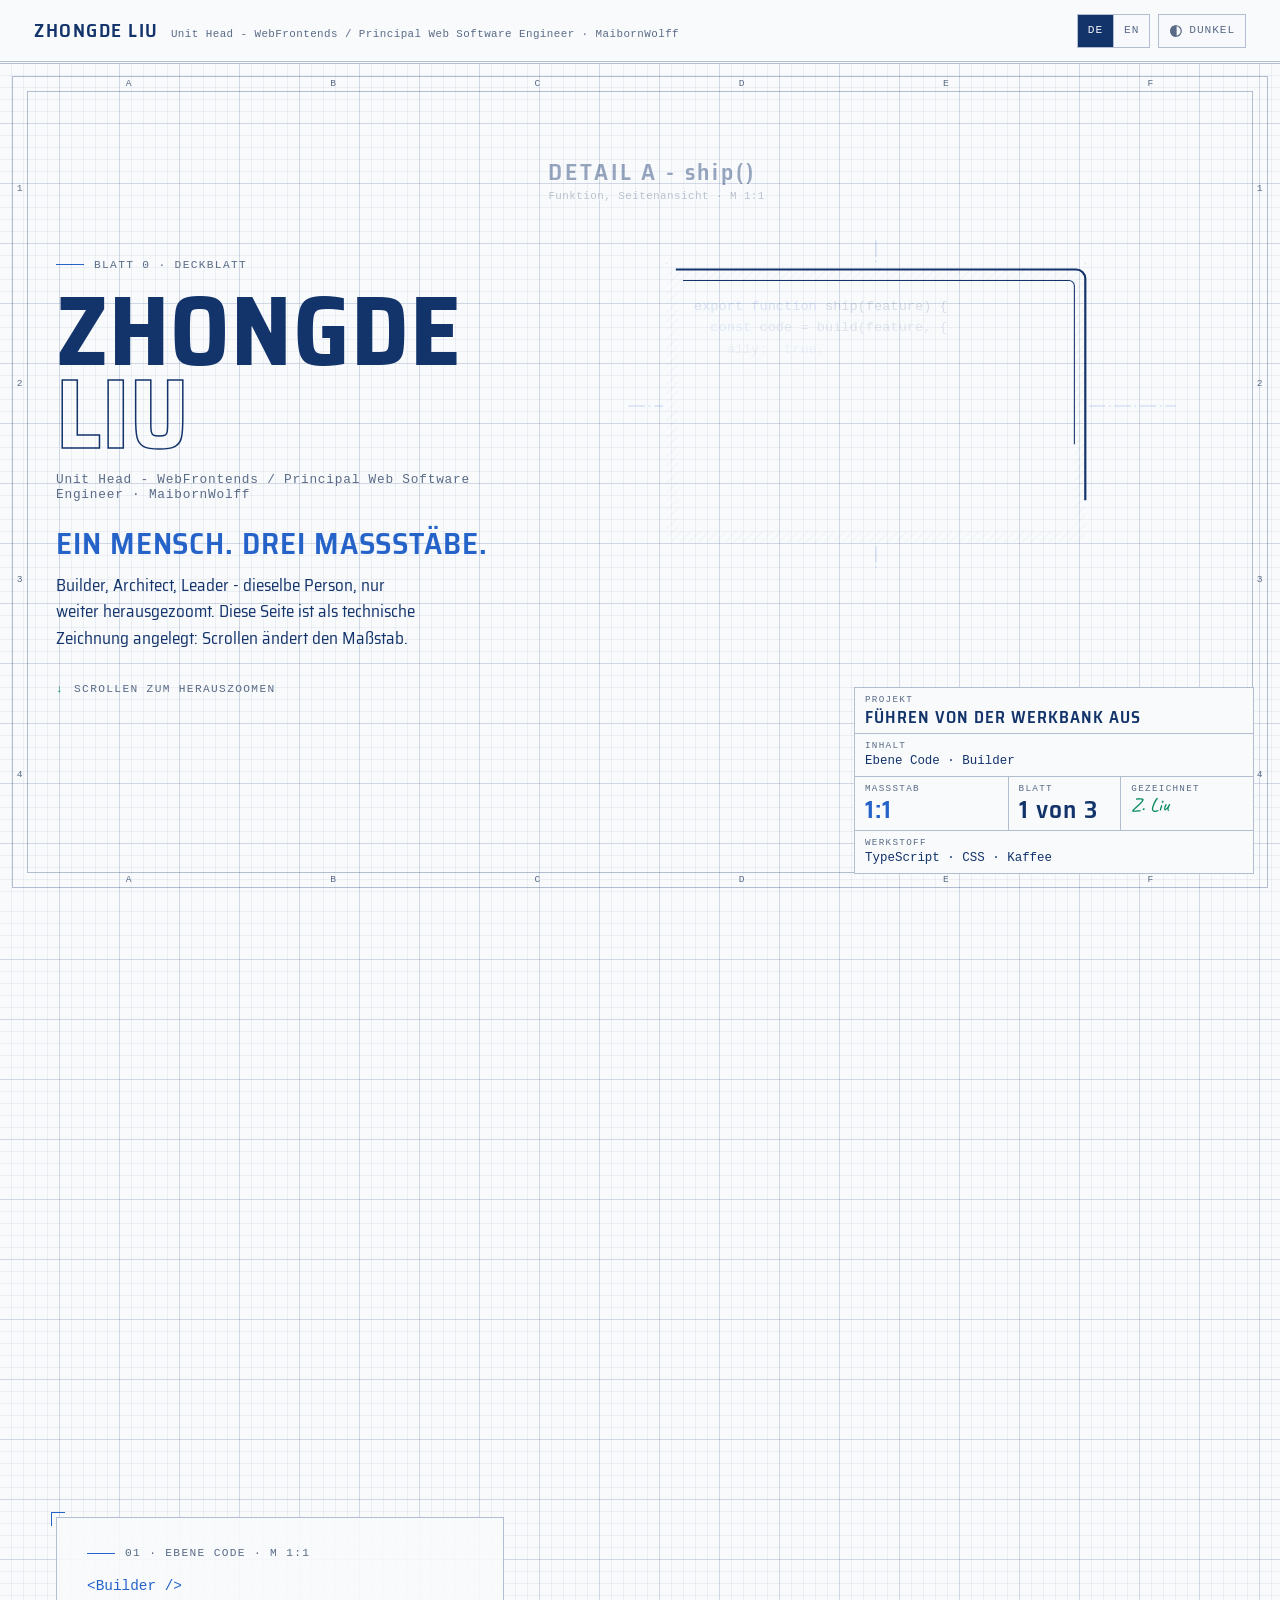
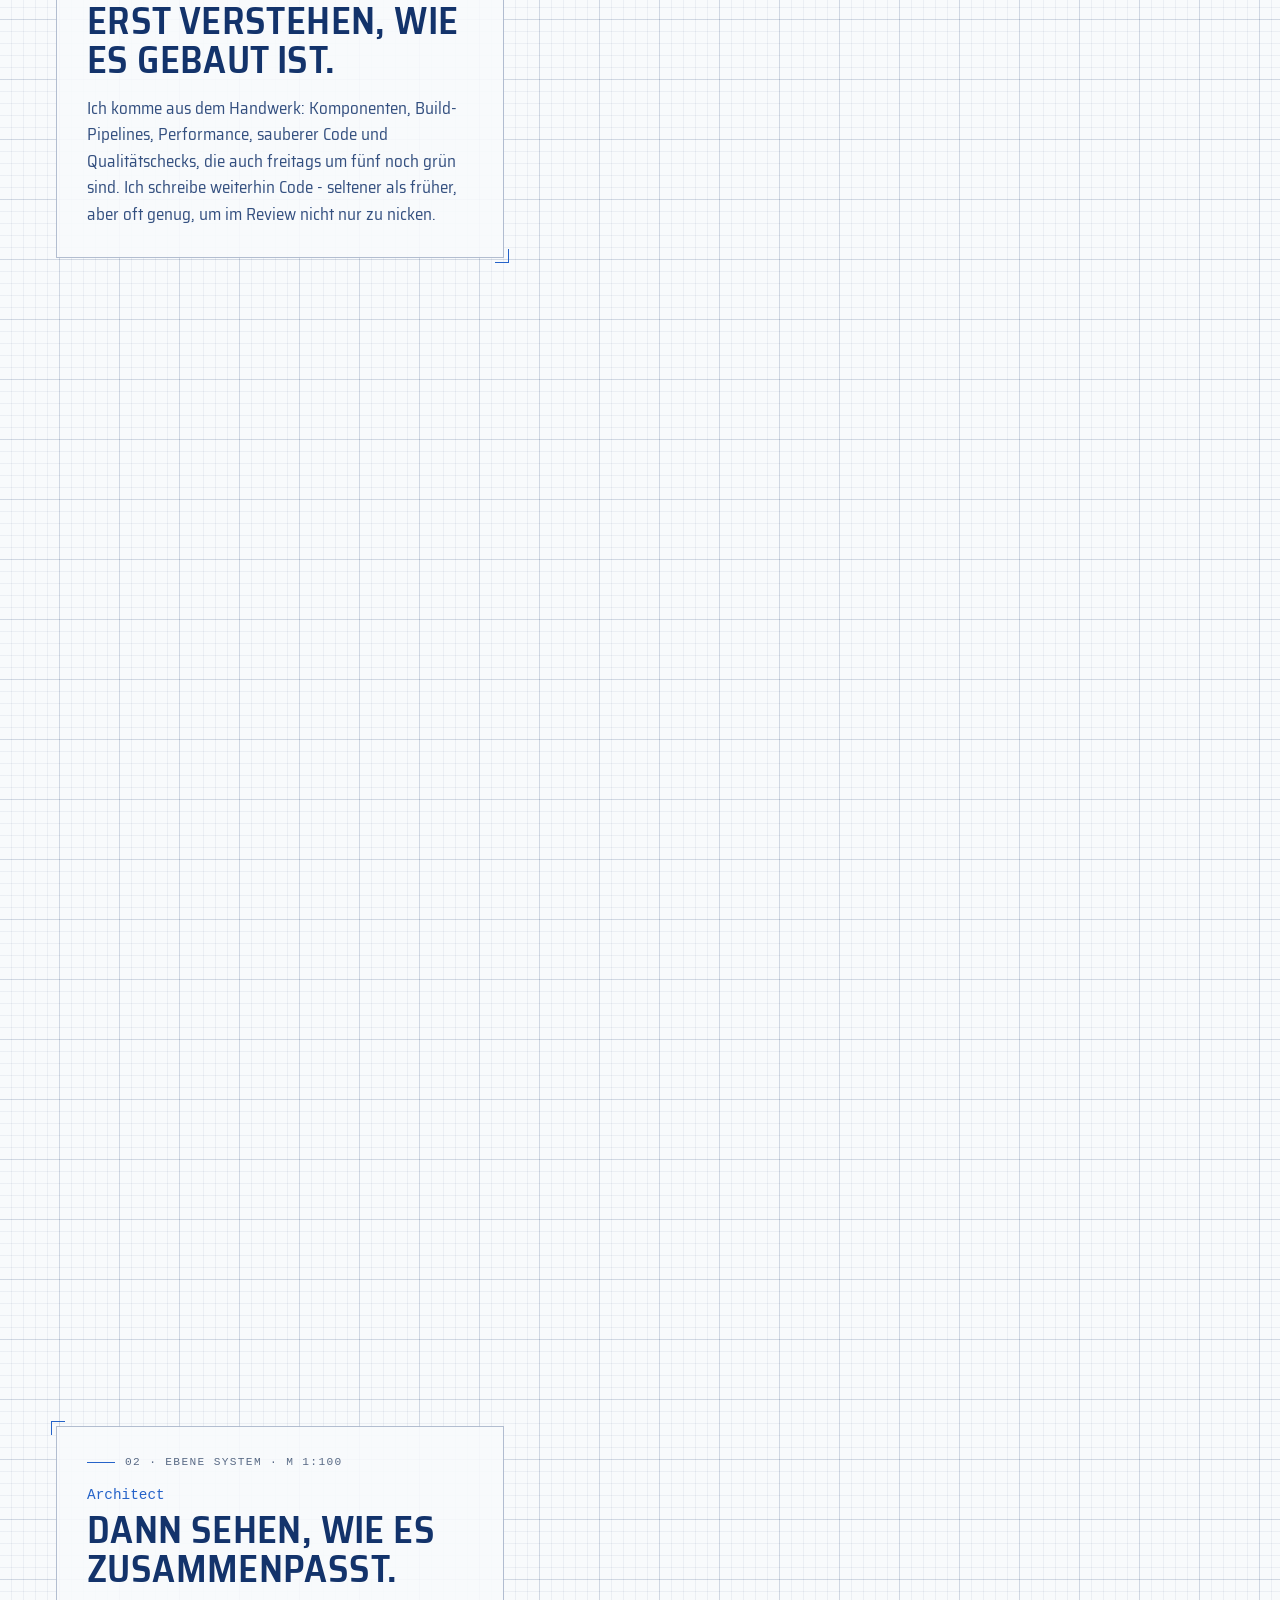
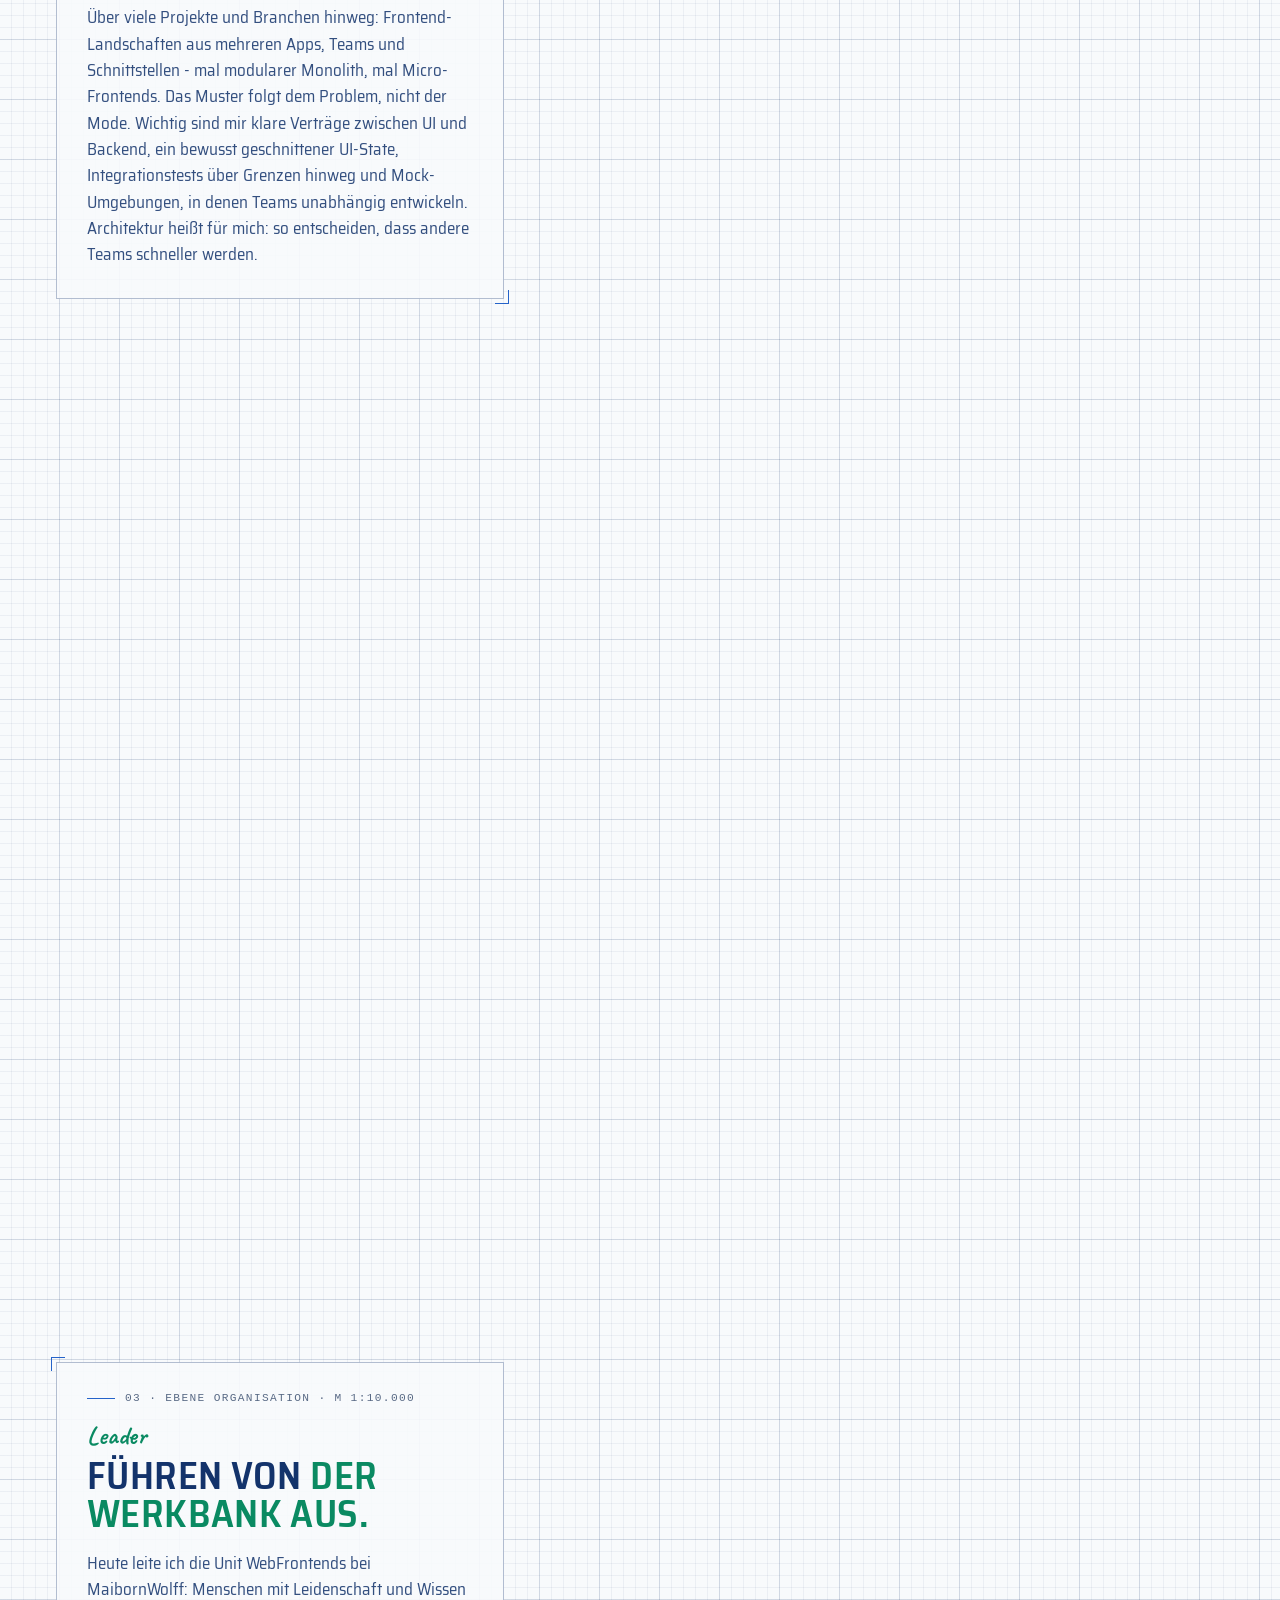
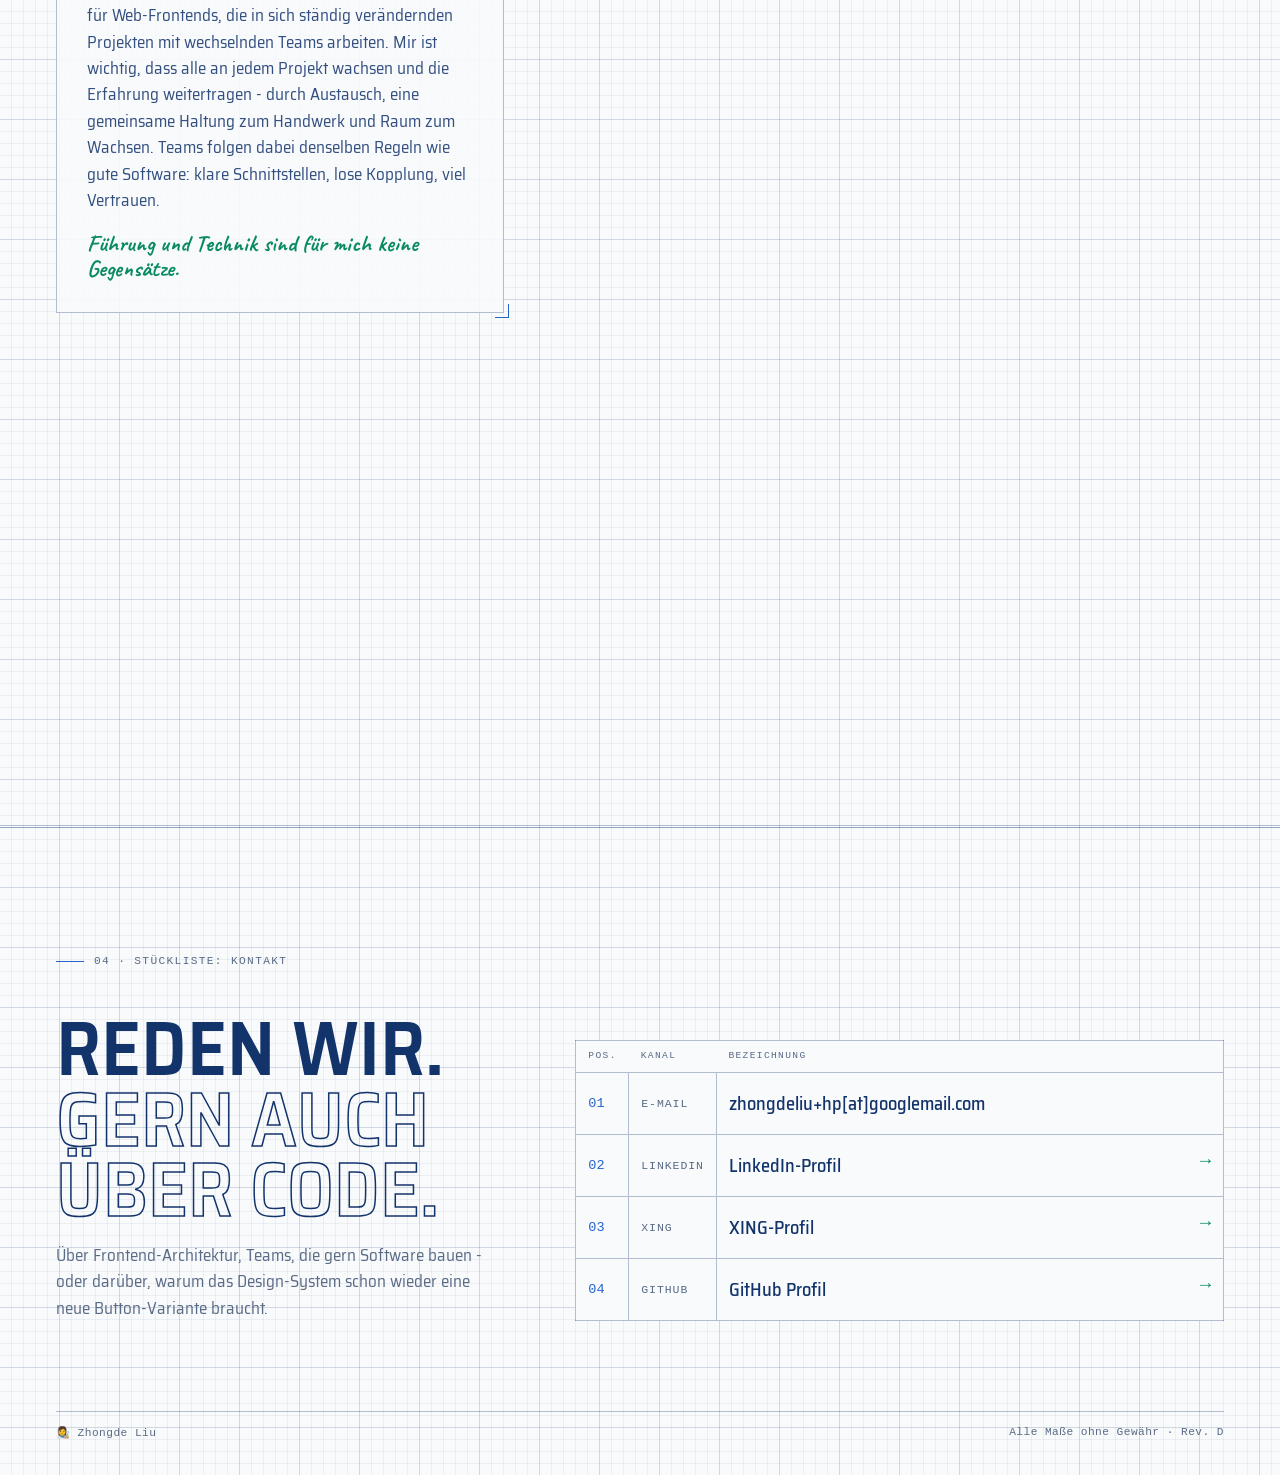
<file: index.html>
<!DOCTYPE html><html lang="de"><head><meta charset="utf-8"><meta name="viewport" content="width=device-width, initial-scale=1"><title>Zhongde Liu</title><meta name="robots" content="noindex"><meta http-equiv="refresh" content="0; url=/de/"><link rel="canonical" href="https://www.zhongdeliu.de/de/"></head><body><p><a href="/de/" hreflang="de">Deutsch</a> · <a href="/en/" hreflang="en">English</a></p></body></html>
</file>
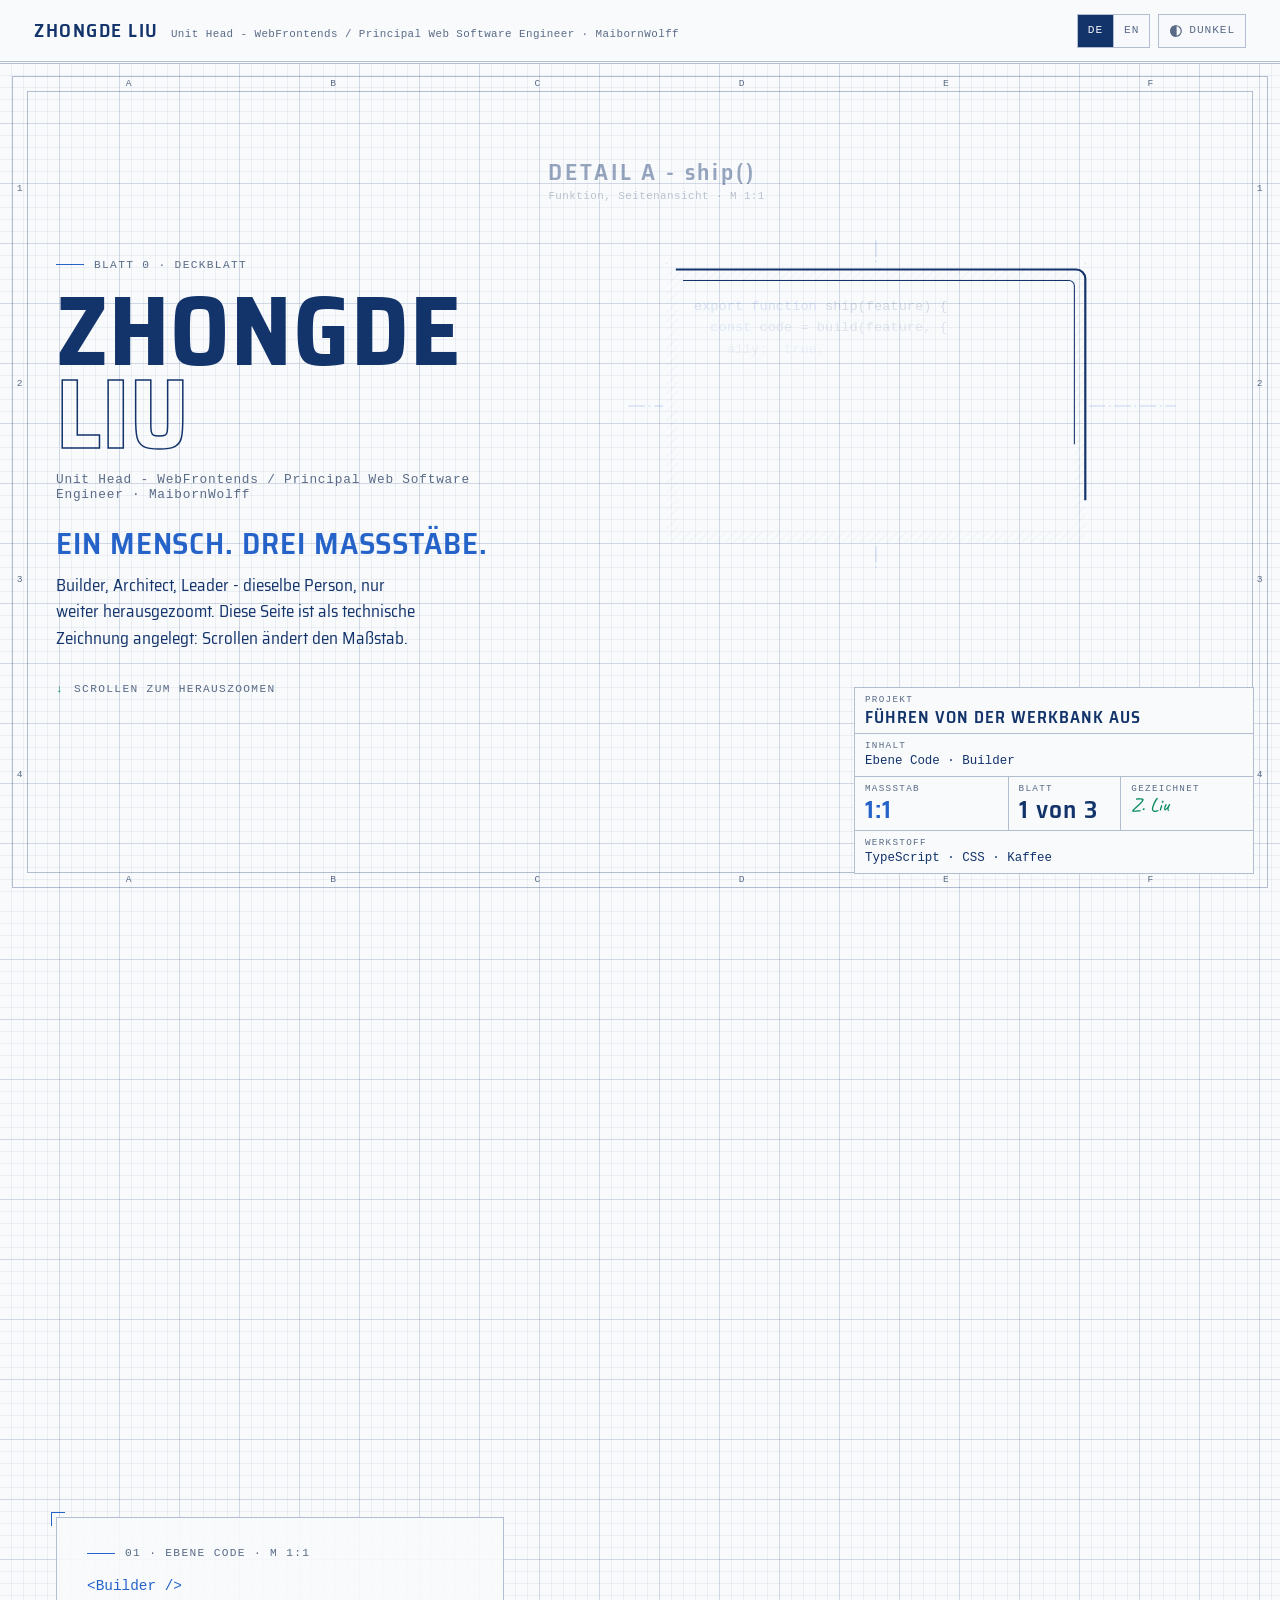
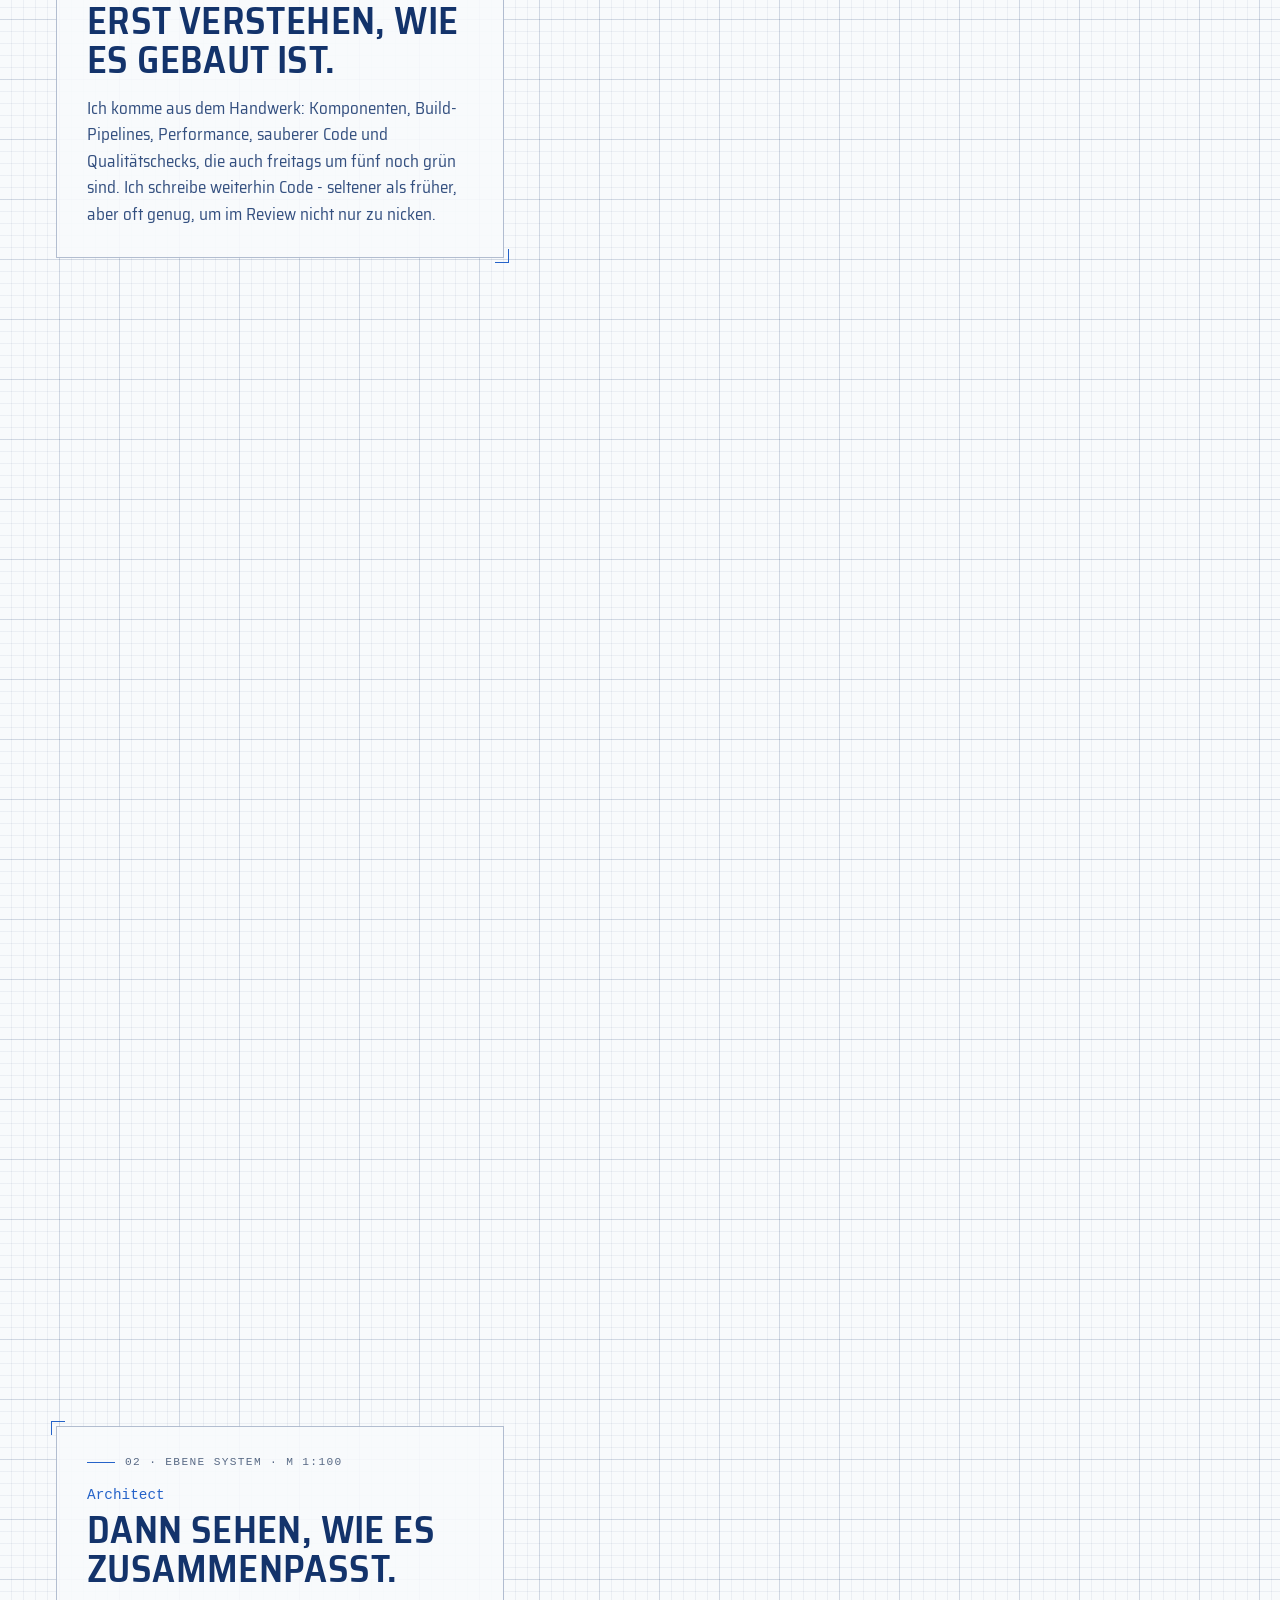
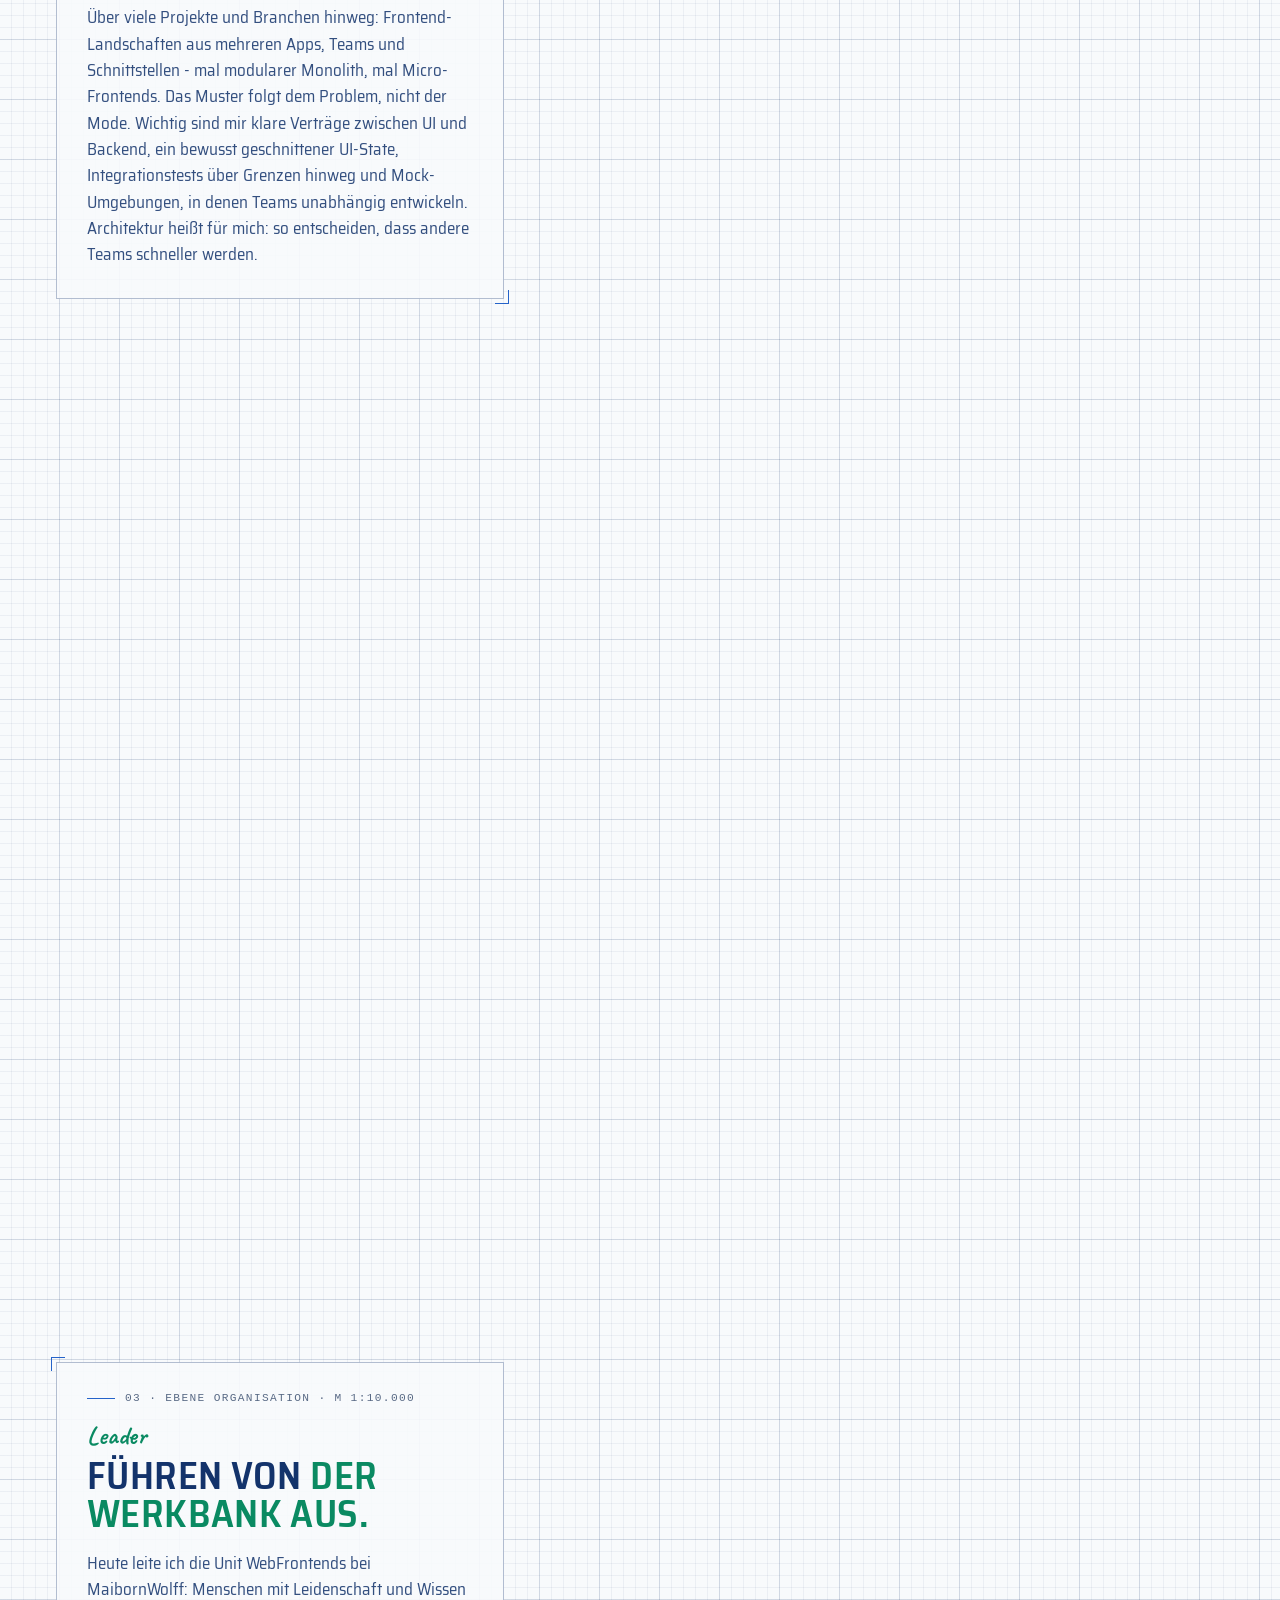
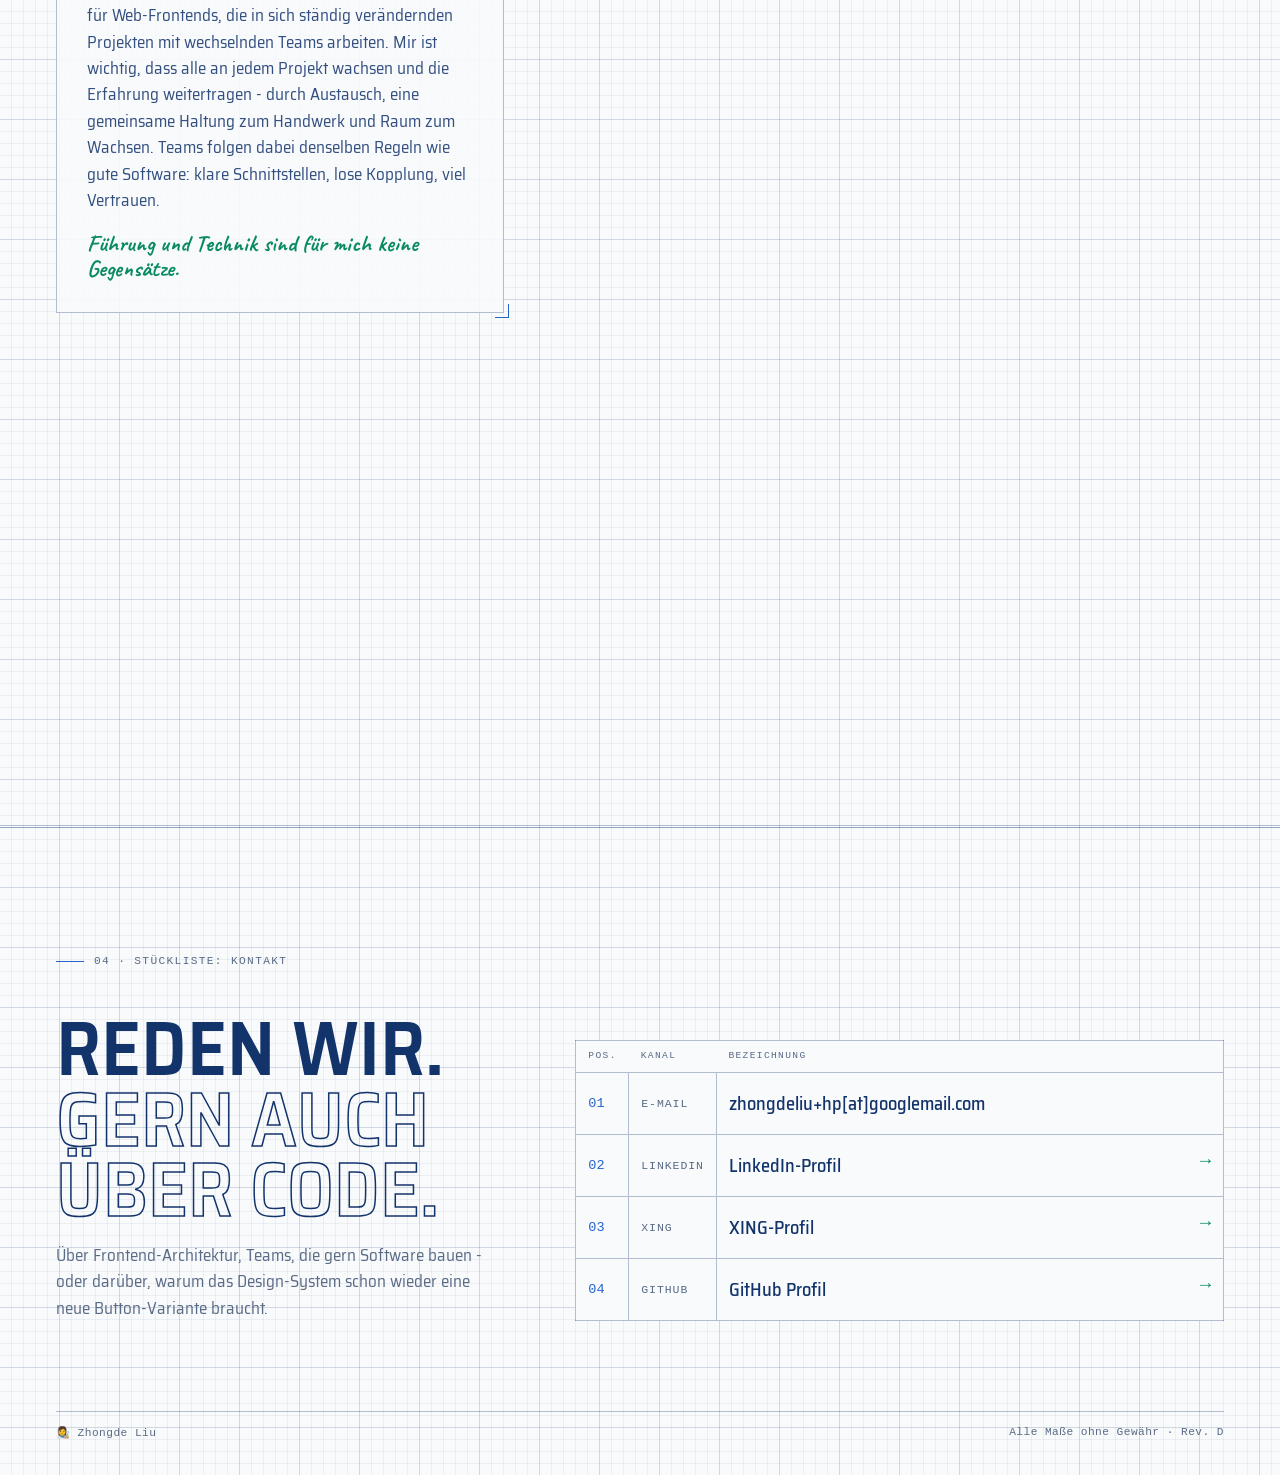
<file: de/index.html>
<!DOCTYPE html><html lang="de"><head><meta charset="utf-8"><meta name="viewport" content="width=device-width, initial-scale=1"><title>Zhongde Liu · Führen von der Werkbank aus</title><meta name="description" content="Zhongde Liu - Unit Head - WebFrontends / Principal Web Software Engineer bei MaibornWolff. Builder, Architect, Leader - als technische Zeichnung in drei Maßstäben."><link rel="canonical" href="https://www.zhongdeliu.de/de/"><link rel="alternate" hreflang="de" href="https://www.zhongdeliu.de/de/"><link rel="alternate" hreflang="en" href="https://www.zhongdeliu.de/en/"><link rel="alternate" hreflang="x-default" href="https://www.zhongdeliu.de/de/"><meta property="og:type" content="website"><meta property="og:url" content="https://www.zhongdeliu.de/de/"><meta property="og:title" content="Zhongde Liu · Führen von der Werkbank aus"><meta property="og:description" content="Zhongde Liu - Unit Head - WebFrontends / Principal Web Software Engineer bei MaibornWolff. Builder, Architect, Leader - als technische Zeichnung in drei Maßstäben."><meta property="og:locale" content="de_DE"><meta property="og:image" content="https://www.zhongdeliu.de/og-image.png"><meta property="og:image:width" content="1200"><meta property="og:image:height" content="630"><meta property="og:image:alt" content="Zhongde Liu · Führen von der Werkbank aus"><meta name="twitter:card" content="summary_large_image"><meta name="twitter:title" content="Zhongde Liu · Führen von der Werkbank aus"><meta name="twitter:description" content="Zhongde Liu - Unit Head - WebFrontends / Principal Web Software Engineer bei MaibornWolff. Builder, Architect, Leader - als technische Zeichnung in drei Maßstäben."><meta name="twitter:image" content="https://www.zhongdeliu.de/og-image.png"><link rel="icon" href="/favicon.ico" sizes="32x32"><link rel="icon" href="/favicon.svg" type="image/svg+xml"><link rel="apple-touch-icon" href="/apple-touch-icon.png"><meta name="theme-color" content="#0a1f3a" media="(prefers-color-scheme: dark)"><meta name="theme-color" content="#f8fafc" media="(prefers-color-scheme: light)"><link rel="preload" href="/_astro/saira-semi-condensed-latin-400-normal.DBFPQfhT.woff2" as="font" type="font/woff2" crossorigin><link rel="preload" href="/_astro/saira-semi-condensed-latin-600-normal.BlCmTINa.woff2" as="font" type="font/woff2" crossorigin><!-- Pre-paint: apply the saved theme before first render (no light/dark flash) --><script>
    (function(){var r=document.documentElement;r.classList.add("js");try{var t=localStorage.getItem("zl-theme");if(t==="light"||t==="dark")r.setAttribute("data-theme",t);}catch(e){}})();
  </script><link rel="stylesheet" href="/_astro/Base.D9mLEp5T.css"><link rel="stylesheet" href="/_astro/index.CCOJyLg1.css"></head><body class="paper"><header class="head" data-astro-cid-nen7h5rs><div class="head-in" data-astro-cid-nen7h5rs><a class="brand" href="#top" data-astro-cid-nen7h5rs><b data-astro-cid-nen7h5rs>Zhongde Liu</b><span data-astro-cid-nen7h5rs>Unit Head - WebFrontends / Principal Web Software Engineer · MaibornWolff</span></a><div class="ctrls" data-astro-cid-nen7h5rs><nav class="seg" aria-label="Sprache / Language" data-astro-cid-nen7h5rs><a href="/de/" hreflang="de" lang="de" aria-current="page" data-astro-cid-nen7h5rs>DE</a><a href="/en/" hreflang="en" lang="en" data-astro-cid-nen7h5rs>EN</a></nav><div class="seg" data-astro-cid-nen7h5rs><button type="button" class="theme-btn" id="themeBtn" aria-label="Farbschema wechseln" data-astro-cid-nen7h5rs><svg viewBox="0 0 16 16" aria-hidden="true" data-astro-cid-nen7h5rs><circle cx="8" cy="8" r="6" data-astro-cid-nen7h5rs></circle><path d="M8 2a6 6 0 0 0 0 12z" fill="currentColor" data-astro-cid-nen7h5rs></path></svg><!-- The label names the scheme you'd switch to; CSS picks the right one before first paint --><span class="to-light" data-astro-cid-nen7h5rs>HELL</span><span class="to-dark" data-astro-cid-nen7h5rs>DUNKEL</span></button></div></div></div></header><script type="module">function e(e){try{localStorage.setItem(`zl-theme`,e)}catch{}}function t(t){if(!t)return;let n=document.documentElement,r=window.matchMedia(`(prefers-color-scheme: light)`),i=()=>n.getAttribute(`data-theme`)??(r.matches?`light`:`dark`);t.addEventListener(`click`,()=>{let t=i()===`dark`?`light`:`dark`;n.setAttribute(`data-theme`,t),e(t)})}t(document.getElementById(`themeBtn`));</script><main id="top"><h1 class="sr-only">Zhongde Liu - Führen von der Werkbank aus</h1><section id="sheet" aria-label="Code, System, Organisation" data-astro-cid-7tameqwl><div class="stage" aria-hidden="true" data-astro-cid-7tameqwl><div class="sheet-in paper" data-astro-cid-7tameqwl><div class="warm" data-astro-cid-7tameqwl></div><div class="frame" data-astro-cid-7tameqwl><div class="zones top" data-astro-cid-7tameqwl><span data-astro-cid-7tameqwl>A</span><span data-astro-cid-7tameqwl>B</span><span data-astro-cid-7tameqwl>C</span><span data-astro-cid-7tameqwl>D</span><span data-astro-cid-7tameqwl>E</span><span data-astro-cid-7tameqwl>F</span></div><div class="zones bot" data-astro-cid-7tameqwl><span data-astro-cid-7tameqwl>A</span><span data-astro-cid-7tameqwl>B</span><span data-astro-cid-7tameqwl>C</span><span data-astro-cid-7tameqwl>D</span><span data-astro-cid-7tameqwl>E</span><span data-astro-cid-7tameqwl>F</span></div><div class="zones lft" data-astro-cid-7tameqwl><span data-astro-cid-7tameqwl>1</span><span data-astro-cid-7tameqwl>2</span><span data-astro-cid-7tameqwl>3</span><span data-astro-cid-7tameqwl>4</span></div><div class="zones rgt" data-astro-cid-7tameqwl><span data-astro-cid-7tameqwl>1</span><span data-astro-cid-7tameqwl>2</span><span data-astro-cid-7tameqwl>3</span><span data-astro-cid-7tameqwl>4</span></div></div><svg class="dwg-svg" viewBox="0 0 800 600" preserveAspectRatio="xMidYMid meet" data-astro-cid-7tameqwl><defs data-astro-cid-7tameqwl><pattern id="hatch" width="7" height="7" patternUnits="userSpaceOnUse" patternTransform="rotate(45)" data-astro-cid-7tameqwl><line class="hl" x1="0" y1="0" x2="0" y2="7" data-astro-cid-7tameqwl></line></pattern><pattern id="xhatch" width="9" height="9" patternUnits="userSpaceOnUse" patternTransform="rotate(45)" data-astro-cid-7tameqwl><line class="hl" x1="0" y1="0" x2="0" y2="9" data-astro-cid-7tameqwl></line><line class="hl" x1="0" y1="0" x2="9" y2="0" data-astro-cid-7tameqwl></line></pattern></defs><g class="dwg" id="d0"><text class="t-title fx" x="40" y="52">DETAIL A - ship()</text><text class="t-sub fx" x="40" y="72">Funktion, Seitenansicht · M 1:1</text><!-- centre lines --><path class="cl fx" d="M128 300H166M634 300H730M400 118V146M400 454V478"></path><!-- housing --><rect class="ln thick" x="170" y="150" width="460" height="300" rx="10"></rect><rect class="ln" x="182" y="162" width="436" height="276" rx="6"></rect><path class="fx hatchfill" fill-rule="evenodd" d="M180 150h440a10 10 0 0 1 10 10v280a10 10 0 0 1-10 10H180a10 10 0 0 1-10-10V160a10 10 0 0 1 10-10z M188 162h424a6 6 0 0 1 6 6v264a6 6 0 0 1-6 6H188a6 6 0 0 1-6-6V168a6 6 0 0 1 6-6z"></path><!-- code --><text class="code fx" x="200" y="194"><tspan class="kw">export function</tspan> <tspan class="fn">ship</tspan>(feature) {</text><text class="code fx" x="200" y="218">  <tspan class="kw">const</tspan> code = build(feature, {</text><text class="code fx" x="200" y="242">    a11y:  <tspan class="kw">true</tspan>,</text><text class="code fx" x="200" y="266">    clean: <tspan class="kw">true</tspan>,</text><text class="code fx" x="200" y="290">    fast:  <tspan class="kw">true</tspan>,</text><text class="code fx" x="200" y="314">  });</text><text class="code fx" x="200" y="338">  <tspan class="kw">return</tspan> verify(code, [lint, types, tests])</text><text class="code fx" x="200" y="362">    .then(review).then(deploy)</text><text class="code fx" x="200" y="386">    .catch(learn);</text><text class="code fx" x="200" y="410">}</text><!-- width dimension --><path class="ln thin c2" d="M170 144V94M630 144V94"></path><path class="ln thin c2" d="M170 104H630"></path><path class="ln thin c2" d="M170 104l11-4v8zM630 104l-11-4v8z"></path><text class="dim fx" x="400" y="96" text-anchor="middle">max. 120 Zeichen</text><!-- height dimension --><path class="ln thin c2" d="M636 150H698M636 450H698"></path><path class="ln thin c2" d="M688 150V450"></path><path class="ln thin c2" d="M688 150l-4 11h8zM688 450l-4-11h8z"></path><text class="dim fx" transform="translate(678 300) rotate(-90)" text-anchor="middle">10 Zeilen · ein Screen</text><!-- surface finish symbol --><path class="ln thin" d="M196 146l7-12 7 12M203 134l9-18h96"></path><text class="dim fx" x="216" y="112">lesbar &gt; clever</text><!-- balloons --><circle class="ln" cx="112" cy="261" r="13"></circle><text class="bal fx" x="112" y="266" text-anchor="middle">1</text><path class="ln thin" d="M125 261H190M190 236V294M190 236h6M190 294h6"></path><circle class="ln" cx="112" cy="333" r="13"></circle><text class="bal fx" x="112" y="338" text-anchor="middle">2</text><path class="ln thin" d="M125 333H214"></path><circle class="ln" cx="112" cy="381" r="13"></circle><text class="bal fx" x="112" y="386" text-anchor="middle">3</text><path class="ln thin" d="M125 381H232"></path><!-- notes --><text class="note fx" x="96" y="504">① a11y, clean, fast - nicht verhandelbar.</text><text class="note fx" x="96" y="526">② Qualität ist Pflicht. Nur nicht immer Schritt 1.</text><text class="note fx" x="96" y="548">③ .catch(learn) - passiert.</text><!-- tolerance frame --><rect class="ln" x="560" y="486" width="200" height="34"></rect><path class="ln" d="M600 486V520M690 486V520"></path><text class="dim fx" x="580" y="508" text-anchor="middle">⌖</text><text class="code fx" x="645" y="508" text-anchor="middle">any</text><text class="code fx" x="725" y="508" text-anchor="middle">0</text><text class="sm fx" x="560" y="540">Toleranz: 0 × any</text><text class="sm fx" x="560" y="558">git blame: gelegentlich ich</text></g><g class="dwg" id="d1"><text class="dim fx" x="400" y="30" text-anchor="middle">Räume lose gekoppelt · Türen = Interfaces</text><!-- dimension chain --><path class="ln thin c2" d="M80 84V46M300 96V46M500 96V46M720 84V46"></path><path class="ln thin c2" d="M80 56H720"></path><path class="ln thin c2" d="M74 62l12-12M294 62l12-12M494 62l12-12M714 62l12-12"></path><text class="dim fx" x="190" y="50" text-anchor="middle">2,20</text><text class="dim fx" x="400" y="50" text-anchor="middle">2,00</text><text class="dim fx" x="610" y="50" text-anchor="middle">2,20</text><!-- outer walls --><rect class="ln thick" x="80" y="90" width="640" height="380"></rect><rect class="ln" x="92" y="102" width="616" height="356"></rect><path class="fx hatchfill" fill-rule="evenodd" d="M80 90h640v380H80z M92 102h616v356H92z"></path><!-- interior walls --><path class="ln thick" d="M300 102V330M500 102V330"></path><path class="ln thick" d="M92 330H160M210 330H375M425 330H560M610 330H708"></path><!-- doors --><path class="ln thin" d="M160 330V280A50 50 0 0 1 210 330"></path><path class="ln thin" d="M375 330V280A50 50 0 0 1 425 330"></path><path class="ln thin" d="M560 330V280A50 50 0 0 1 610 330"></path><!-- rooms --><text class="room fx" x="196" y="182" text-anchor="middle">Feature A</text><text class="sm fx" x="196" y="202" text-anchor="middle">Team · klarer Schnitt</text><text class="room fx" x="400" y="182" text-anchor="middle">Feature B</text><text class="sm c2t fx" x="400" y="202" text-anchor="middle">Detail A → Blatt 1</text><circle class="dash fx" cx="400" cy="262" r="26"></circle><text class="bal fx" x="400" y="267" text-anchor="middle">A</text><text class="room fx" x="604" y="182" text-anchor="middle">Feature C</text><text class="sm fx" x="604" y="202" text-anchor="middle">Team · klarer Schnitt</text><!-- corridor: routing + UI state supply line --><text class="sm fx" x="400" y="352" text-anchor="middle">Routing · Komposition</text><path class="pipe fx" d="M130 372H670M260 372V300M475 372V300M665 372V300"></path><circle class="ln thin c2" cx="260" cy="296" r="4"></circle><circle class="ln thin c2" cx="475" cy="296" r="4"></circle><circle class="ln thin c2" cx="665" cy="296" r="4"></circle><text class="sm c2t fx" x="400" y="392" text-anchor="middle">UI-State · Leitung in jeden Raum</text><!-- interfaces to the outside (lollipop notation) --><path class="ln c2" d="M92 366H52"></path><circle class="ln c2" cx="44" cy="366" r="8"></circle><text class="sm fx" x="44" y="394" text-anchor="middle">Auth</text><path class="ln c2" d="M708 366H748"></path><circle class="ln c2" cx="756" cy="366" r="8"></circle><text class="sm fx" x="756" y="394" text-anchor="middle">API</text><!-- legend --><path class="ln thin c2" d="M326 512H342"></path><circle class="ln thin c2" cx="347" cy="512" r="5"></circle><text class="sm fx" x="362" y="516">Interface / Vertrag</text><path class="pipe fx" d="M322 536H352"></path><text class="sm fx" x="362" y="540">UI-State-Leitung</text><!-- design system foundation --><path class="ln" d="M92 402H708"></path><rect class="fx xfill" x="92" y="402" width="616" height="56"></rect><text class="room fx" x="400" y="437" text-anchor="middle" style="font-size:17px">Design-System · tragend</text><!-- mock annex --><path class="dash fx" d="M640 470V500M560 500h160v56H560z"></path><text class="sm fx" x="640" y="524" text-anchor="middle">Mock-Umgebung</text><text class="sm fx" x="640" y="542" text-anchor="middle">für Integrationstests</text><!-- title --><text class="t-title fx" x="80" y="528">GRUNDRISS EG</text><text class="t-sub fx" x="80" y="548">Frontend-Landschaft · M 1:100</text></g><g class="dwg" id="d2"><text class="t-title fx" x="56" y="42">LAGEPLAN</text><text class="t-sub fx" x="56" y="60">Unit WebFrontends · M 1:10.000</text><!-- scale bar --><path class="ln thin" d="M330 40h150M330 36v8M405 36v8M480 36v8"></path><rect class="fx" x="330" y="37" width="75" height="6" style="fill:var(--ln)"></rect><text class="sm fx" x="330" y="58" text-anchor="middle">0</text><text class="sm fx" x="405" y="58" text-anchor="middle">1 Sprint</text><text class="sm fx" x="480" y="58" text-anchor="middle">2 Sprints</text><!-- boundary --><path class="cl fx" d="M50 80L745 70L760 520L45 535Z"></path><text class="sm fx" x="740" y="92" text-anchor="end">Grenze Unit</text><!-- roads --><path class="ln" d="M45 292C240 262 560 336 755 286"></path><path class="ln" d="M45 316C240 286 560 360 755 310"></path><path class="ln" d="M412 74C395 200 452 400 408 528"></path><path class="ln" d="M436 74C419 200 476 400 432 528"></path><circle class="ln plaza" cx="432" cy="308" r="44"></circle><!-- squad buildings --><path class="ln thick" d="M120 120H320V170H290V230H120Z"></path><path class="fx hatchfill" d="M120 120H320V170H290V230H120Z"></path><path class="ln thick" d="M500 110H670V215H560V180H500Z"></path><path class="fx hatchfill" d="M500 110H670V215H560V180H500Z"></path><!-- planned project: dashed outline, no hatch --><path class="dash fx" d="M120 380H320V490H200V455H120Z"></path><text class="room fx" x="205" y="172" text-anchor="middle">Projekt</text><text class="room fx" x="585" y="152" text-anchor="middle">Projekt</text><text class="sm c2t fx" x="615" y="198" text-anchor="middle">Plan → Blatt 2</text><text class="room fx" x="232" y="428" text-anchor="middle">Projekt</text><text class="sm fx" x="232" y="448" text-anchor="middle">in Planung</text><!-- people moving between projects --><path class="move fx" d="M318 224C380 256 450 252 496 204"></path><path class="ln c2" d="M323.4 232.4L318 224L328 223.5M486.4 206.8L496 204L493.6 213.7"></path><path class="move fx" d="M300 238C332 288 332 336 306 376"></path><path class="ln c2" d="M300.5 248L300 238L308.9 242.6M314.9 371.5L306 376L306.5 366"></path><!-- park: community of practice --><circle class="ln thin" cx="540" cy="404" r="16"></circle><circle class="ln thin" cx="582" cy="388" r="14"></circle><circle class="ln thin" cx="626" cy="404" r="17"></circle><circle class="ln thin" cx="670" cy="392" r="14"></circle><circle class="ln thin" cx="560" cy="446" r="15"></circle><circle class="ln thin" cx="608" cy="452" r="13"></circle><circle class="ln thin" cx="652" cy="444" r="16"></circle><circle class="ln thin" cx="700" cy="436" r="12"></circle><text class="sm fx" x="620" y="492" text-anchor="middle">Community of Practice</text><!-- people --><g class="people"><circle class="dot fx" cx="140" cy="252" r="4"></circle><circle class="dot fx" cx="172" cy="258" r="4"></circle><circle class="dot fx" cx="206" cy="249" r="4"></circle><circle class="dot fx" cx="240" cy="257" r="4"></circle><circle class="dot fx" cx="272" cy="248" r="4"></circle><circle class="dot fx" cx="318" cy="205" r="4"></circle><circle class="dot fx" cx="520" cy="240" r="4"></circle><circle class="dot fx" cx="556" cy="236" r="4"></circle><circle class="dot fx" cx="594" cy="244" r="4"></circle><circle class="dot fx" cx="632" cy="238" r="4"></circle><circle class="dot fx" cx="690" cy="150" r="4"></circle><circle class="dot fx" cx="480" cy="160" r="4"></circle><circle class="dot fx" cx="150" cy="356" r="4"></circle><circle class="dot fx" cx="190" cy="350" r="4"></circle><circle class="dot fx" cx="230" cy="358" r="4"></circle><circle class="dot fx" cx="272" cy="352" r="4"></circle><circle class="dot fx" cx="342" cy="420" r="4"></circle><circle class="dot fx" cx="342" cy="462" r="4"></circle><circle class="dot fx" cx="596" cy="424" r="4"></circle><circle class="dot fx" cx="636" cy="428" r="4"></circle></g><!-- north arrow --><circle class="ln thin" cx="712" cy="136" r="16"></circle><path class="ln" d="M712 116L720 152L712 145L704 152Z"></path><text class="sm fx" x="712" y="112" text-anchor="middle">N</text><!-- redline: human annotations --><path class="ln acc" d="M432.0 242.0A15 15 0 0 1 458.8 247.7A15 15 0 0 1 481.0 263.8A15 15 0 0 1 494.8 287.6A15 15 0 0 1 497.6 314.9A15 15 0 0 1 489.2 341.0A15 15 0 0 1 470.8 361.4A15 15 0 0 1 445.7 372.6A15 15 0 0 1 418.3 372.6A15 15 0 0 1 393.2 361.4A15 15 0 0 1 374.8 341.0A15 15 0 0 1 366.4 314.9A15 15 0 0 1 369.2 287.6A15 15 0 0 1 383.0 263.8A15 15 0 0 1 405.2 247.7A15 15 0 0 1 432.0 242.0"></path><path class="ln acc thick" d="M334 142C380 108 450 108 494 140M494 140l-13-1M494 140l-5-12"></path><text class="hand sm-h fx" x="414" y="104" text-anchor="middle">klare Schnittstellen</text><text class="hand sm-h fx" x="60" y="520">Teams wechseln. Erfahrung wächst.</text><circle class="accfill fx" cx="432" cy="308" r="8"></circle><path class="ln acc" d="M440 318C474 380 520 470 500 552"></path><text class="hand fx" x="500" y="578" text-anchor="middle">ich (meist dazwischen)</text><path class="ln acc" d="M512 236l12-20h-24z"></path><text class="hand sm-h fx" x="512" y="232" text-anchor="middle" style="font-size:15px">C</text></g></svg><!-- data-* feed the scroll engine; initial values are level 0 --><div class="tblock" data-of="von" data-locale="de-DE" data-levels="[&quot;Ebene Code · Builder&quot;,&quot;Ebene System · Architect&quot;,&quot;Ebene Organisation · Leader&quot;]" data-astro-cid-5kyhikxs><div class="tb-row tb-proj tb-hide-m" data-astro-cid-5kyhikxs><span class="k" data-astro-cid-5kyhikxs>Projekt</span><span class="v" data-astro-cid-5kyhikxs>Führen von der Werkbank aus</span></div><div class="tb-row tb-hide-m" data-astro-cid-5kyhikxs><span class="k" data-astro-cid-5kyhikxs>Inhalt</span><span class="v" id="tbContent" data-astro-cid-5kyhikxs>Ebene Code · Builder</span></div><div class="tb-grid main" data-astro-cid-5kyhikxs><div data-astro-cid-5kyhikxs><span class="k" data-astro-cid-5kyhikxs>Maßstab</span><span class="v big" id="tbScale" data-astro-cid-5kyhikxs>1:1</span></div><div data-astro-cid-5kyhikxs><span class="k" data-astro-cid-5kyhikxs>Blatt</span><span class="v big" id="tbSheet" data-astro-cid-5kyhikxs>1 von 3</span></div><div data-astro-cid-5kyhikxs><span class="k" data-astro-cid-5kyhikxs>Gezeichnet</span><span class="v tb-sign" data-astro-cid-5kyhikxs>Z. Liu</span></div></div><div class="tb-row tb-hide-m tb-hide-t" data-astro-cid-5kyhikxs><span class="k" data-astro-cid-5kyhikxs>Werkstoff</span><span class="v" data-astro-cid-5kyhikxs>TypeScript · CSS · Kaffee</span></div></div></div></div><div class="notes" data-astro-cid-7tameqwl><div class="chapter hero" data-astro-cid-7tameqwl><div class="card hero-card" data-astro-cid-ge2uvauf><p class="kicker" data-astro-cid-ge2uvauf>Blatt 0 · Deckblatt</p><p class="name" data-astro-cid-ge2uvauf>Zhongde<span data-astro-cid-ge2uvauf>Liu</span></p><p class="sub" data-astro-cid-ge2uvauf>Unit Head - WebFrontends / Principal Web Software Engineer · MaibornWolff</p><p class="pitch" data-astro-cid-ge2uvauf>Ein Mensch. Drei Maßstäbe.</p><p class="copy" data-astro-cid-ge2uvauf>Builder, Architect, Leader - dieselbe Person, nur weiter herausgezoomt. Diese Seite ist als technische Zeichnung angelegt: Scrollen ändert den Maßstab.</p><p class="hint" data-astro-cid-ge2uvauf><i data-astro-cid-ge2uvauf>↓</i><span data-astro-cid-ge2uvauf>Scrollen zum Herauszoomen</span></p></div></div><div class="chapter" data-astro-cid-7tameqwl><article class="card" data-level="0" data-astro-cid-e6jgshqh><p class="kicker" data-astro-cid-e6jgshqh>01 · Ebene Code · M 1:1</p><p class="role" data-astro-cid-e6jgshqh>&lt;Builder /&gt;</p><h2 data-astro-cid-e6jgshqh>Erst verstehen, wie es gebaut ist.</h2><p class="copy" data-astro-cid-e6jgshqh>Ich komme aus dem Handwerk: Komponenten, Build-Pipelines, Performance, sauberer Code und Qualitätschecks, die auch freitags um fünf noch grün sind. Ich schreibe weiterhin Code - seltener als früher, aber oft genug, um im Review nicht nur zu nicken.</p></article></div><div class="chapter" data-astro-cid-7tameqwl><article class="card" data-level="1" data-astro-cid-e6jgshqh><p class="kicker" data-astro-cid-e6jgshqh>02 · Ebene System · M 1:100</p><p class="role" data-astro-cid-e6jgshqh>Architect</p><h2 data-astro-cid-e6jgshqh>Dann sehen, wie es zusammenpasst.</h2><p class="copy" data-astro-cid-e6jgshqh>Über viele Projekte und Branchen hinweg: Frontend-Landschaften aus mehreren Apps, Teams und Schnittstellen - mal modularer Monolith, mal Micro-Frontends. Das Muster folgt dem Problem, nicht der Mode. Wichtig sind mir klare Verträge zwischen UI und Backend, ein bewusst geschnittener UI-State, Integrationstests über Grenzen hinweg und Mock-Umgebungen, in denen Teams unabhängig entwickeln. Architektur heißt für mich: so entscheiden, dass andere Teams schneller werden.</p></article></div><div class="chapter" data-astro-cid-7tameqwl><article class="card org" data-level="2" data-astro-cid-e6jgshqh><p class="kicker" data-astro-cid-e6jgshqh>03 · Ebene Organisation · M 1:10.000</p><p class="role" data-astro-cid-e6jgshqh>Leader</p><h2 data-astro-cid-e6jgshqh>Führen von <em>der Werkbank aus.</em></h2><p class="copy" data-astro-cid-e6jgshqh>Heute leite ich die Unit WebFrontends bei MaibornWolff: Menschen mit Leidenschaft und Wissen für Web-Frontends, die in sich ständig verändernden Projekten mit wechselnden Teams arbeiten. Mir ist wichtig, dass alle an jedem Projekt wachsen und die Erfahrung weitertragen - durch Austausch, eine gemeinsame Haltung zum Handwerk und Raum zum Wachsen. Teams folgen dabei denselben Regeln wie gute Software: klare Schnittstellen, lose Kopplung, viel Vertrauen.</p><p class="next" data-astro-cid-e6jgshqh>Führung und Technik sind für mich keine Gegensätze.</p></article></div></div></section><script type="module">var e=[{c:[400,300],out:[400,262]},{c:[400,300],inn:[400,262],out:[585,165]},{c:[400,300],inn:[585,165]}],t=[1,100,1e4],n=e=>e<0?0:e>1?1:e,r=e=>e*e*(3-2*e);function i(){let i=document.querySelector(`.stage`),a=document.querySelector(`.tblock`),o=document.getElementById(`tbScale`),s=document.getElementById(`tbSheet`),c=document.getElementById(`tbContent`);if(!i||!a||!o||!s||!c)return;let l=a.dataset.of??`/`,u=a.dataset.locale??`de-DE`,d=JSON.parse(a.dataset.levels??`[]`),f=Array.from(document.querySelectorAll(`.dwg`),(t,n)=>{let r=Array.from(t.querySelectorAll(`.ln, .fx`));for(let e of r)e.classList.contains(`ln`)&&(e.setAttribute(`pathLength`,`1`),e.style.strokeDasharray=`1 1`,e.style.strokeDashoffset=`1`),e.style.opacity=`0`;return{g:t,els:r,n:r.length,cfg:e[n],last:-1}}),p=Array.from(document.querySelectorAll(`[data-level]`)),m=window.matchMedia(`(prefers-reduced-motion: reduce)`);function h(){let e=window.innerHeight,t=window.scrollY+e/2,n=p.map(e=>{let t=e.getBoundingClientRect();return t.top+window.scrollY+t.height/2}),r=n[0];if(t<r){let n=e/2;return r>n?-1+(t-n)/(r-n):0}for(let e=0;e<n.length-1;e++)if(t<n[e+1])return e+(t-n[e])/(n[e+1]-n[e]);return Math.min(2.6,2+(t-n[n.length-1])/e)}function g(e,t){if(!(Math.abs(t-e.last)<5e-4)){e.last=t;for(let r=0;r<e.n;r++){let i=e.els[r],a=n(t*2.6-r/e.n*1.6);i.classList.contains(`ln`)?(i.style.strokeDashoffset=(1-a).toFixed(4),i.style.opacity=a>.001?`1`:`0`):i.style.opacity=n((a-.25)/.75).toFixed(3)}}}function _(e){let r=10**(4*n(e/2));for(let e of t)Math.abs(Math.log10(r)-Math.log10(e))<.06&&(r=e);if(!t.includes(r)){let e=Math.max(1,10**(Math.floor(Math.log10(r))-1));r=Math.round(r/e)*e}return`1:`+r.toLocaleString(u)}let v=``,y=!1;function b(){y=!1;let e=h(),t=m.matches,a=Math.max(0,Math.min(2,Math.round(e)));f.forEach((i,o)=>{let s=i.cfg.c,c,l,u,d=``;if(t)c=+(o===a),l=0,u=c;else{if(c=o===0?.22+.78*n((e+1)/.9):n((e-o+.85)/.75),l=o<2?r(n((e-o-.2)/.45)):0,u=(o===0?1:Math.min(1,c*3))*(1-l),i.cfg.out&&l>0){let e=1-.88*l,t=s[0]+(i.cfg.out[0]-s[0])*l,n=s[1]+(i.cfg.out[1]-s[1])*l;d+=`translate(${t.toFixed(2)} ${n.toFixed(2)}) scale(${e.toFixed(4)}) translate(${-s[0]} ${-s[1]}) `}if(i.cfg.inn&&c<1){let e=1+1.1*(1-r(c)),t=i.cfg.inn;d+=`translate(${t[0]} ${t[1]}) scale(${e.toFixed(4)}) translate(${-t[0]} ${-t[1]})`}}i.g.style.opacity=u.toFixed(3),i.g.style.visibility=u>.001?`visible`:`hidden`,d?i.g.setAttribute(`transform`,d):i.g.removeAttribute(`transform`),(u>.001||i.last!==0)&&g(i,c)}),i.style.setProperty(`--warm`,(t?+(a===2):n((e-1.2)/.7)).toFixed(3));let u=_(t?a:e),p=`${u}|${a}`;p!==v&&(v=p,o.textContent=u,s.textContent=`${a+1} ${l} 3`,c.textContent=d[a]??``)}function x(){y||(y=!0,requestAnimationFrame(b))}window.addEventListener(`scroll`,x,{passive:!0}),window.addEventListener(`resize`,x,{passive:!0}),m.addEventListener(`change`,()=>{for(let e of f)e.last=-1;x()}),b()}i();</script><section class="contact paper" id="kontakt" aria-labelledby="contact-h" data-astro-cid-he3spzz3><div class="wrap" data-astro-cid-he3spzz3><p class="kicker" data-astro-cid-he3spzz3>04 · Stückliste: Kontakt</p><div data-astro-cid-he3spzz3><h2 id="contact-h" data-astro-cid-he3spzz3>Reden wir. <em>Gern auch über Code.</em></h2><p class="copy" data-astro-cid-he3spzz3>Über Frontend-Architektur, Teams, die gern Software bauen - oder darüber, warum das Design-System schon wieder eine neue Button-Variante braucht.</p></div><table class="bom" data-astro-cid-he3spzz3><thead data-astro-cid-he3spzz3><tr data-astro-cid-he3spzz3><th data-astro-cid-he3spzz3>Pos.</th><th class="kindh" data-astro-cid-he3spzz3>Kanal</th><th data-astro-cid-he3spzz3>Bezeichnung</th></tr></thead><tbody data-astro-cid-he3spzz3><tr data-astro-cid-he3spzz3><td class="pos" data-astro-cid-he3spzz3>01</td><td class="kind" data-astro-cid-he3spzz3>E-Mail</td><td data-astro-cid-he3spzz3><span class="static" data-astro-cid-he3spzz3>zhongdeliu+hp[at]googlemail.com</span></td></tr><tr data-astro-cid-he3spzz3><td class="pos" data-astro-cid-he3spzz3>02</td><td class="kind" data-astro-cid-he3spzz3>LinkedIn</td><td data-astro-cid-he3spzz3><a href="https://www.linkedin.com/in/zhongdeliu/" rel="noopener" data-astro-cid-he3spzz3><span data-astro-cid-he3spzz3>LinkedIn-Profil</span><span class="arr" data-astro-cid-he3spzz3>→</span></a></td></tr><tr data-astro-cid-he3spzz3><td class="pos" data-astro-cid-he3spzz3>03</td><td class="kind" data-astro-cid-he3spzz3>XING</td><td data-astro-cid-he3spzz3><a href="https://www.xing.com/profile/Zhongde_Liu" rel="noopener" data-astro-cid-he3spzz3><span data-astro-cid-he3spzz3>XING-Profil</span><span class="arr" data-astro-cid-he3spzz3>→</span></a></td></tr><tr data-astro-cid-he3spzz3><td class="pos" data-astro-cid-he3spzz3>04</td><td class="kind" data-astro-cid-he3spzz3>GitHub</td><td data-astro-cid-he3spzz3><a href="https://github.com/zhongdeliu" rel="noopener" data-astro-cid-he3spzz3><span data-astro-cid-he3spzz3>GitHub Profil</span><span class="arr" data-astro-cid-he3spzz3>→</span></a></td></tr></tbody></table></div><footer class="foot" data-astro-cid-he3spzz3><span data-astro-cid-he3spzz3>👩‍🎨 Zhongde Liu</span><span data-astro-cid-he3spzz3>Alle Maße ohne Gewähr · Rev. D</span></footer></section></main></body></html>
</file>
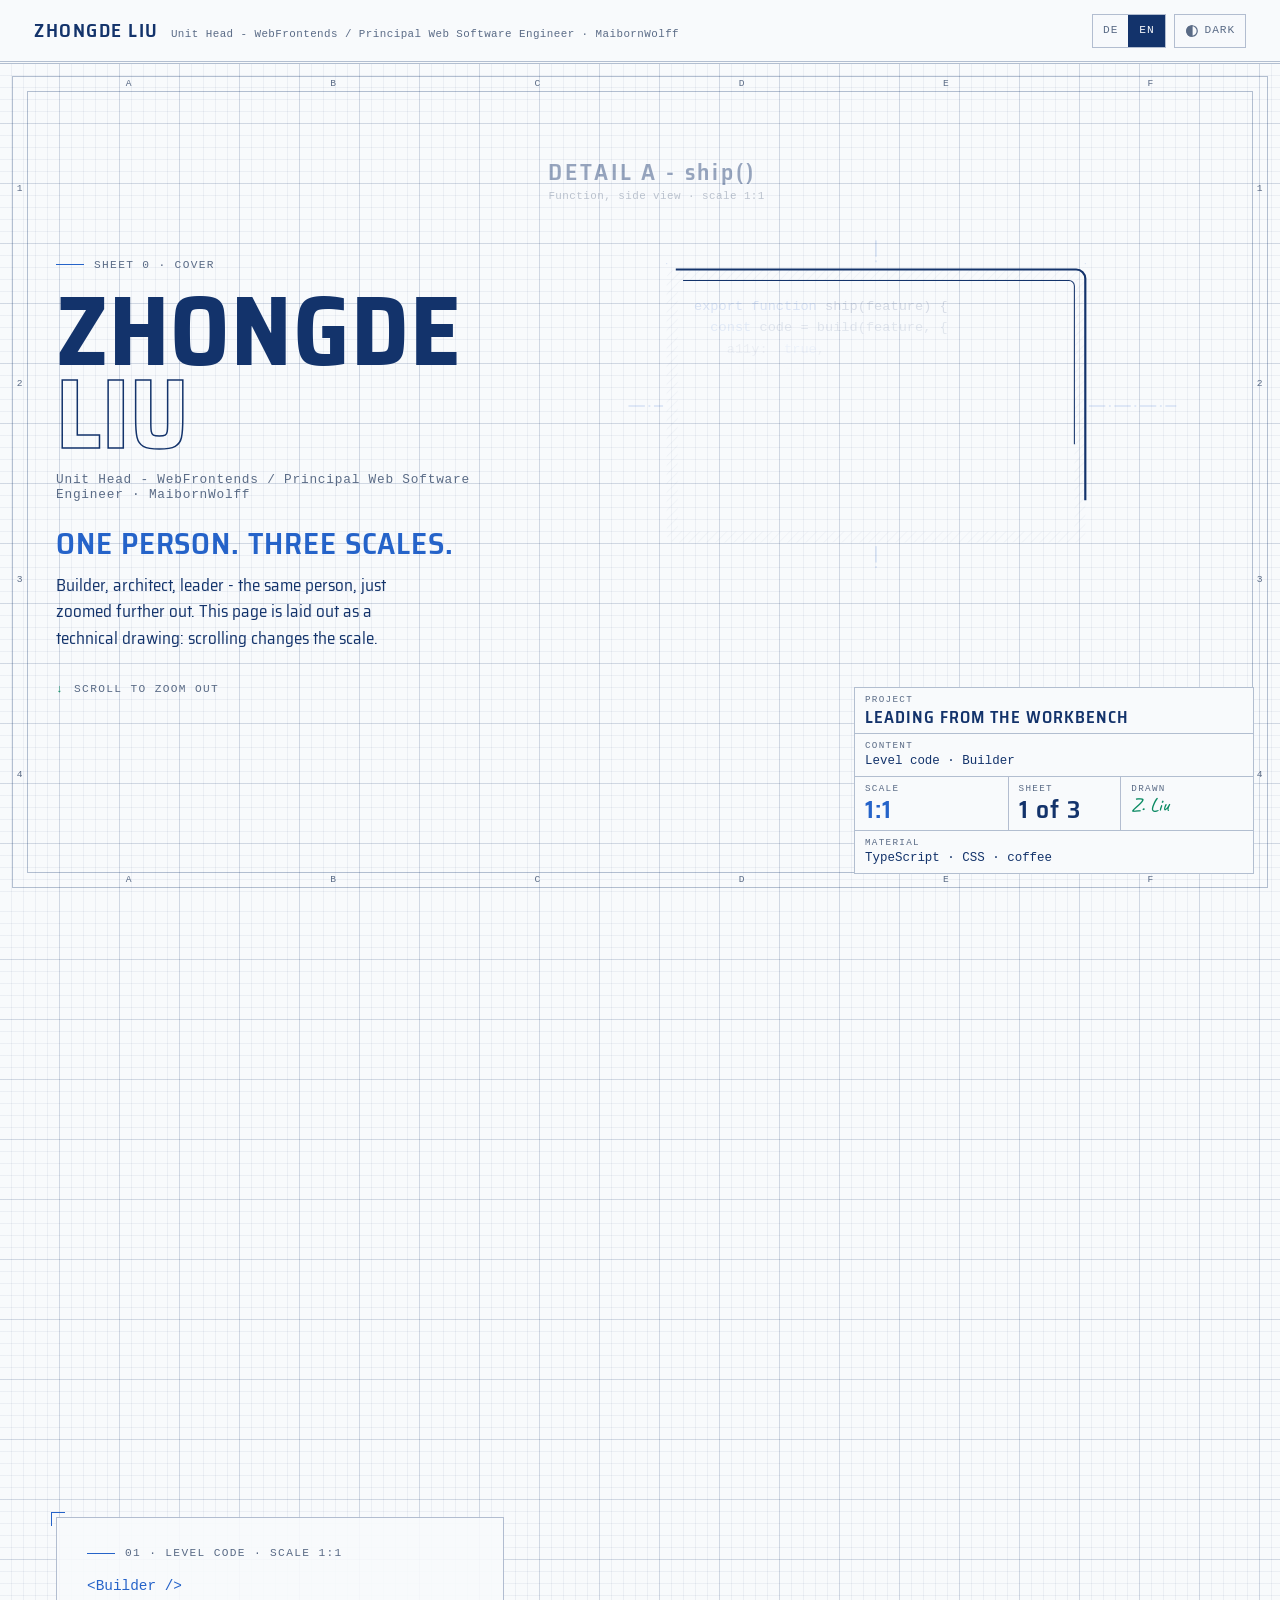
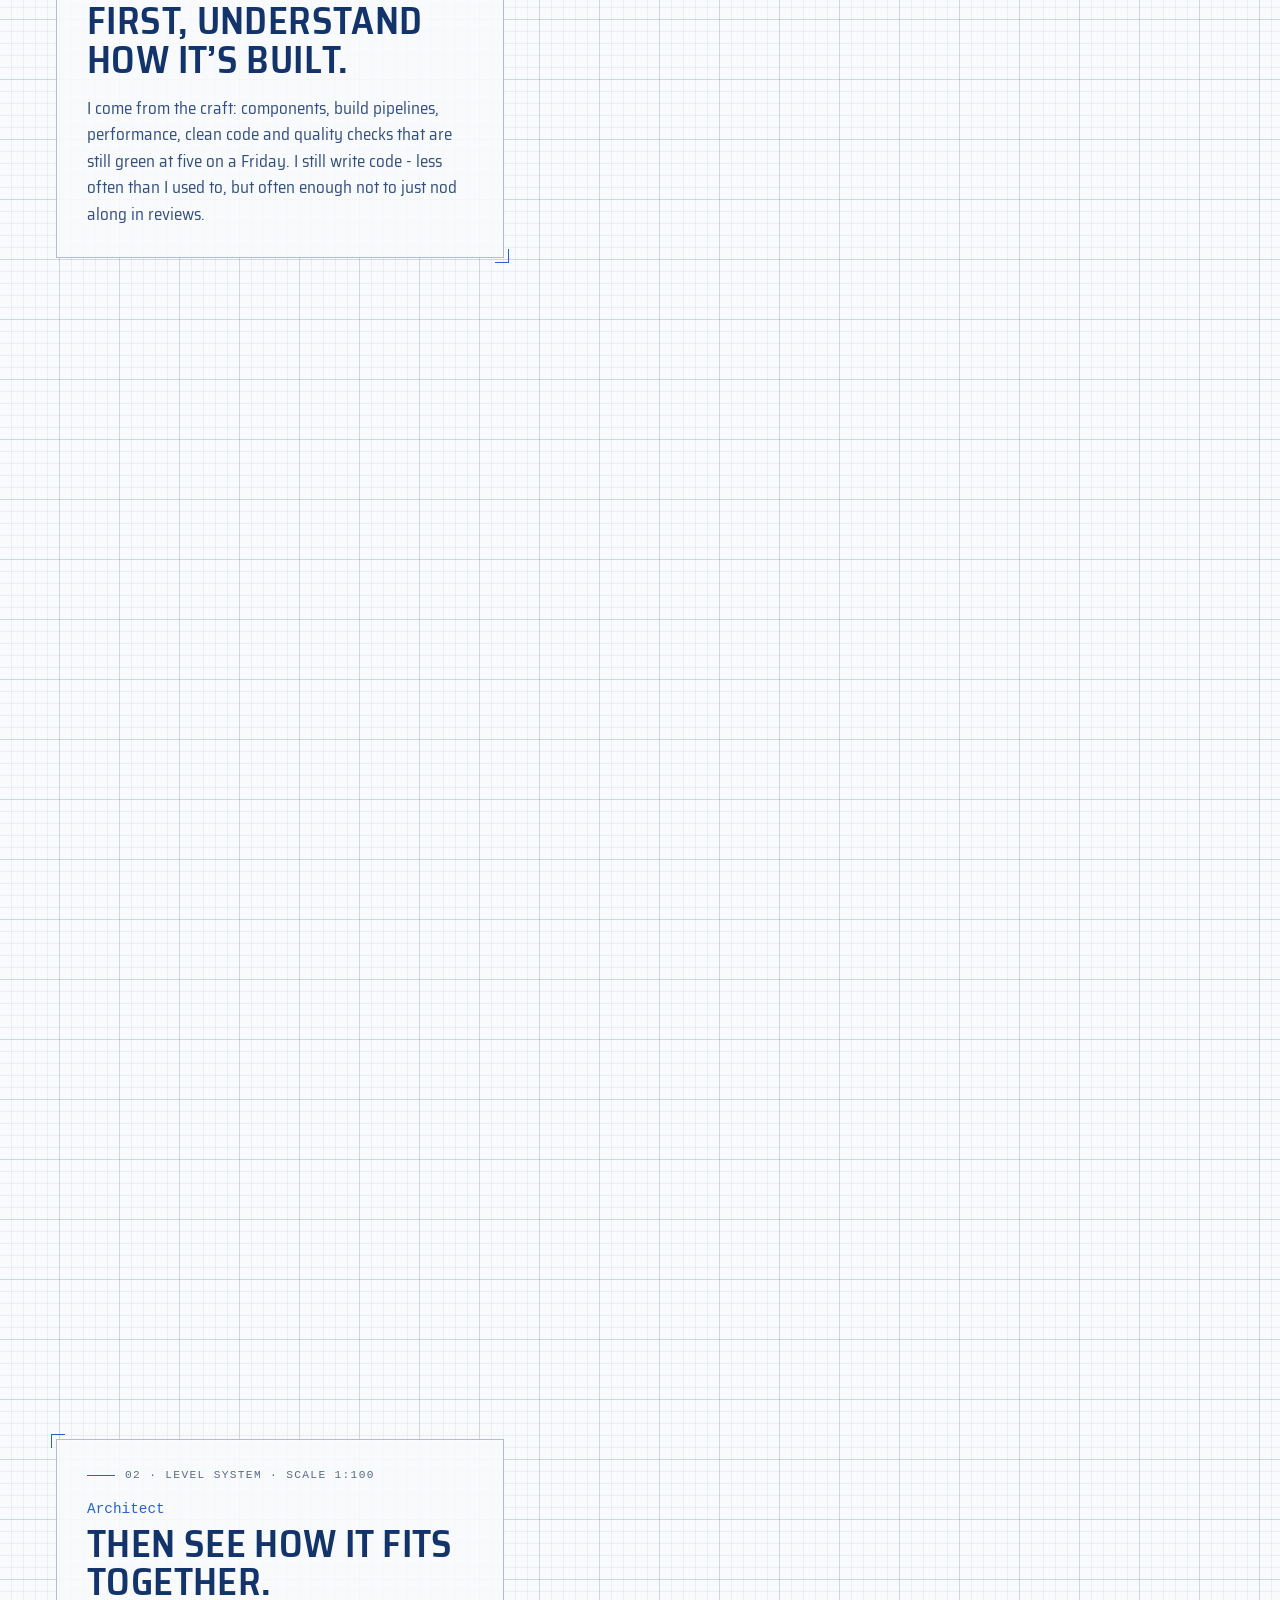
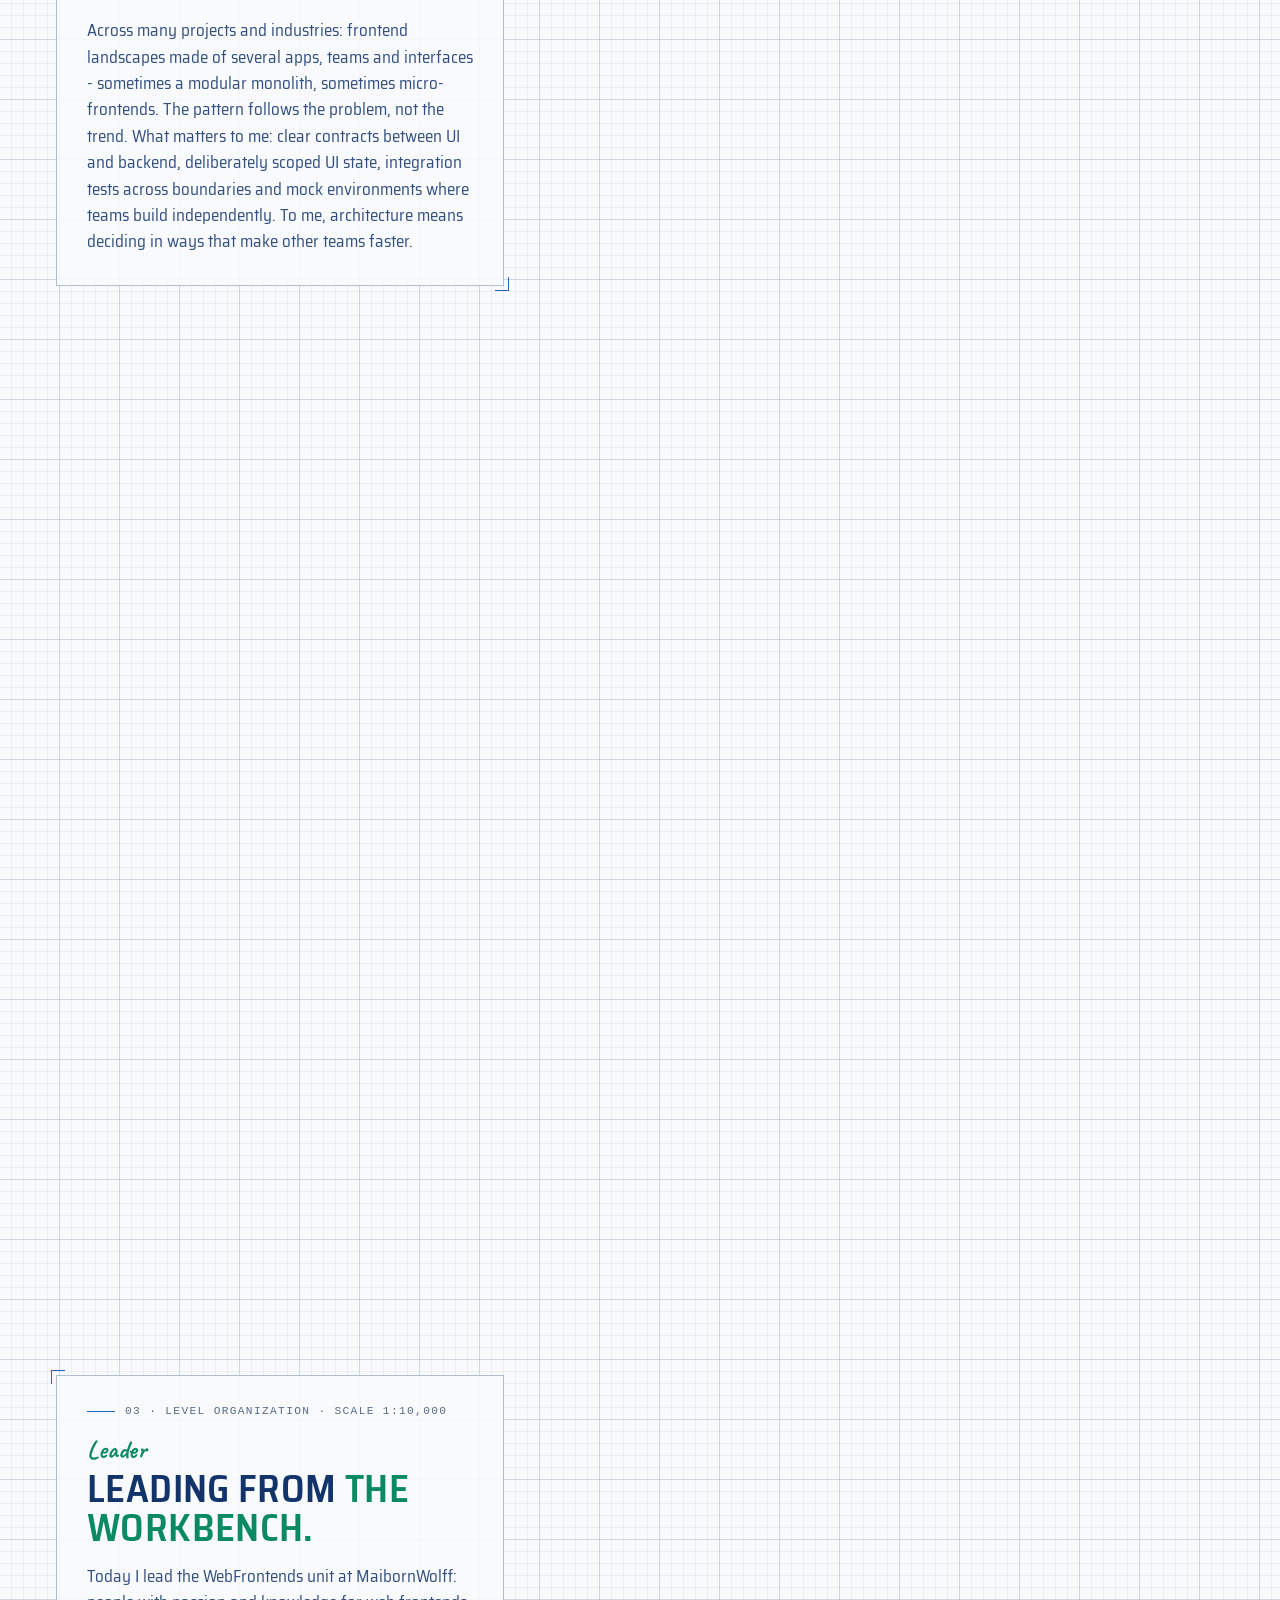
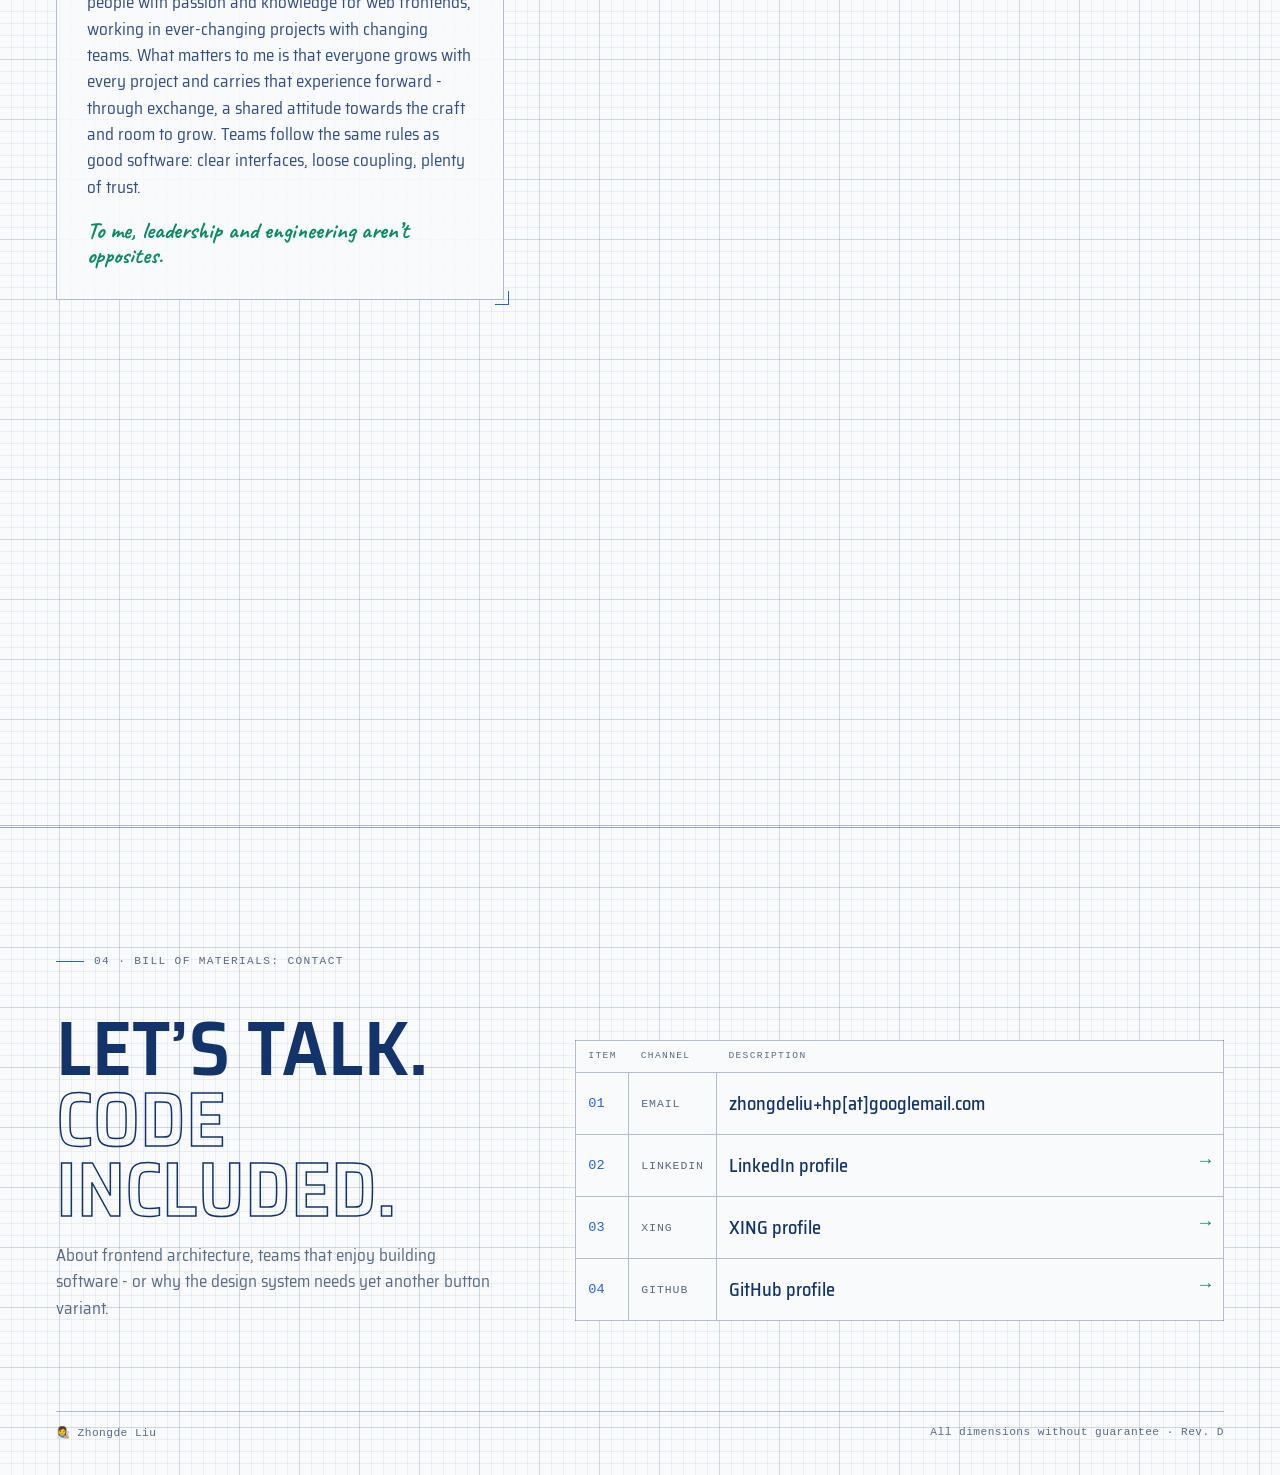
<file: en/index.html>
<!DOCTYPE html><html lang="en"><head><meta charset="utf-8"><meta name="viewport" content="width=device-width, initial-scale=1"><title>Zhongde Liu · Leading from the workbench</title><meta name="description" content="Zhongde Liu - Unit Head - WebFrontends / Principal Web Software Engineer at MaibornWolff. Builder, architect, leader - drawn as a technical drawing in three scales."><link rel="canonical" href="https://www.zhongdeliu.de/en/"><link rel="alternate" hreflang="de" href="https://www.zhongdeliu.de/de/"><link rel="alternate" hreflang="en" href="https://www.zhongdeliu.de/en/"><link rel="alternate" hreflang="x-default" href="https://www.zhongdeliu.de/de/"><meta property="og:type" content="website"><meta property="og:url" content="https://www.zhongdeliu.de/en/"><meta property="og:title" content="Zhongde Liu · Leading from the workbench"><meta property="og:description" content="Zhongde Liu - Unit Head - WebFrontends / Principal Web Software Engineer at MaibornWolff. Builder, architect, leader - drawn as a technical drawing in three scales."><meta property="og:locale" content="en_US"><meta property="og:image" content="https://www.zhongdeliu.de/og-image.png"><meta property="og:image:width" content="1200"><meta property="og:image:height" content="630"><meta property="og:image:alt" content="Zhongde Liu · Leading from the workbench"><meta name="twitter:card" content="summary_large_image"><meta name="twitter:title" content="Zhongde Liu · Leading from the workbench"><meta name="twitter:description" content="Zhongde Liu - Unit Head - WebFrontends / Principal Web Software Engineer at MaibornWolff. Builder, architect, leader - drawn as a technical drawing in three scales."><meta name="twitter:image" content="https://www.zhongdeliu.de/og-image.png"><link rel="icon" href="/favicon.ico" sizes="32x32"><link rel="icon" href="/favicon.svg" type="image/svg+xml"><link rel="apple-touch-icon" href="/apple-touch-icon.png"><meta name="theme-color" content="#0a1f3a" media="(prefers-color-scheme: dark)"><meta name="theme-color" content="#f8fafc" media="(prefers-color-scheme: light)"><link rel="preload" href="/_astro/saira-semi-condensed-latin-400-normal.DBFPQfhT.woff2" as="font" type="font/woff2" crossorigin><link rel="preload" href="/_astro/saira-semi-condensed-latin-600-normal.BlCmTINa.woff2" as="font" type="font/woff2" crossorigin><!-- Pre-paint: apply the saved theme before first render (no light/dark flash) --><script>
    (function(){var r=document.documentElement;r.classList.add("js");try{var t=localStorage.getItem("zl-theme");if(t==="light"||t==="dark")r.setAttribute("data-theme",t);}catch(e){}})();
  </script><link rel="stylesheet" href="/_astro/Base.D9mLEp5T.css"><link rel="stylesheet" href="/_astro/index.CCOJyLg1.css"></head><body class="paper"><header class="head" data-astro-cid-nen7h5rs><div class="head-in" data-astro-cid-nen7h5rs><a class="brand" href="#top" data-astro-cid-nen7h5rs><b data-astro-cid-nen7h5rs>Zhongde Liu</b><span data-astro-cid-nen7h5rs>Unit Head - WebFrontends / Principal Web Software Engineer · MaibornWolff</span></a><div class="ctrls" data-astro-cid-nen7h5rs><nav class="seg" aria-label="Sprache / Language" data-astro-cid-nen7h5rs><a href="/de/" hreflang="de" lang="de" data-astro-cid-nen7h5rs>DE</a><a href="/en/" hreflang="en" lang="en" aria-current="page" data-astro-cid-nen7h5rs>EN</a></nav><div class="seg" data-astro-cid-nen7h5rs><button type="button" class="theme-btn" id="themeBtn" aria-label="Toggle colour scheme" data-astro-cid-nen7h5rs><svg viewBox="0 0 16 16" aria-hidden="true" data-astro-cid-nen7h5rs><circle cx="8" cy="8" r="6" data-astro-cid-nen7h5rs></circle><path d="M8 2a6 6 0 0 0 0 12z" fill="currentColor" data-astro-cid-nen7h5rs></path></svg><!-- The label names the scheme you'd switch to; CSS picks the right one before first paint --><span class="to-light" data-astro-cid-nen7h5rs>LIGHT</span><span class="to-dark" data-astro-cid-nen7h5rs>DARK</span></button></div></div></div></header><script type="module">function e(e){try{localStorage.setItem(`zl-theme`,e)}catch{}}function t(t){if(!t)return;let n=document.documentElement,r=window.matchMedia(`(prefers-color-scheme: light)`),i=()=>n.getAttribute(`data-theme`)??(r.matches?`light`:`dark`);t.addEventListener(`click`,()=>{let t=i()===`dark`?`light`:`dark`;n.setAttribute(`data-theme`,t),e(t)})}t(document.getElementById(`themeBtn`));</script><main id="top"><h1 class="sr-only">Zhongde Liu - Leading from the workbench</h1><section id="sheet" aria-label="Code, system, organization" data-astro-cid-7tameqwl><div class="stage" aria-hidden="true" data-astro-cid-7tameqwl><div class="sheet-in paper" data-astro-cid-7tameqwl><div class="warm" data-astro-cid-7tameqwl></div><div class="frame" data-astro-cid-7tameqwl><div class="zones top" data-astro-cid-7tameqwl><span data-astro-cid-7tameqwl>A</span><span data-astro-cid-7tameqwl>B</span><span data-astro-cid-7tameqwl>C</span><span data-astro-cid-7tameqwl>D</span><span data-astro-cid-7tameqwl>E</span><span data-astro-cid-7tameqwl>F</span></div><div class="zones bot" data-astro-cid-7tameqwl><span data-astro-cid-7tameqwl>A</span><span data-astro-cid-7tameqwl>B</span><span data-astro-cid-7tameqwl>C</span><span data-astro-cid-7tameqwl>D</span><span data-astro-cid-7tameqwl>E</span><span data-astro-cid-7tameqwl>F</span></div><div class="zones lft" data-astro-cid-7tameqwl><span data-astro-cid-7tameqwl>1</span><span data-astro-cid-7tameqwl>2</span><span data-astro-cid-7tameqwl>3</span><span data-astro-cid-7tameqwl>4</span></div><div class="zones rgt" data-astro-cid-7tameqwl><span data-astro-cid-7tameqwl>1</span><span data-astro-cid-7tameqwl>2</span><span data-astro-cid-7tameqwl>3</span><span data-astro-cid-7tameqwl>4</span></div></div><svg class="dwg-svg" viewBox="0 0 800 600" preserveAspectRatio="xMidYMid meet" data-astro-cid-7tameqwl><defs data-astro-cid-7tameqwl><pattern id="hatch" width="7" height="7" patternUnits="userSpaceOnUse" patternTransform="rotate(45)" data-astro-cid-7tameqwl><line class="hl" x1="0" y1="0" x2="0" y2="7" data-astro-cid-7tameqwl></line></pattern><pattern id="xhatch" width="9" height="9" patternUnits="userSpaceOnUse" patternTransform="rotate(45)" data-astro-cid-7tameqwl><line class="hl" x1="0" y1="0" x2="0" y2="9" data-astro-cid-7tameqwl></line><line class="hl" x1="0" y1="0" x2="9" y2="0" data-astro-cid-7tameqwl></line></pattern></defs><g class="dwg" id="d0"><text class="t-title fx" x="40" y="52">DETAIL A - ship()</text><text class="t-sub fx" x="40" y="72">Function, side view · scale 1:1</text><!-- centre lines --><path class="cl fx" d="M128 300H166M634 300H730M400 118V146M400 454V478"></path><!-- housing --><rect class="ln thick" x="170" y="150" width="460" height="300" rx="10"></rect><rect class="ln" x="182" y="162" width="436" height="276" rx="6"></rect><path class="fx hatchfill" fill-rule="evenodd" d="M180 150h440a10 10 0 0 1 10 10v280a10 10 0 0 1-10 10H180a10 10 0 0 1-10-10V160a10 10 0 0 1 10-10z M188 162h424a6 6 0 0 1 6 6v264a6 6 0 0 1-6 6H188a6 6 0 0 1-6-6V168a6 6 0 0 1 6-6z"></path><!-- code --><text class="code fx" x="200" y="194"><tspan class="kw">export function</tspan> <tspan class="fn">ship</tspan>(feature) {</text><text class="code fx" x="200" y="218">  <tspan class="kw">const</tspan> code = build(feature, {</text><text class="code fx" x="200" y="242">    a11y:  <tspan class="kw">true</tspan>,</text><text class="code fx" x="200" y="266">    clean: <tspan class="kw">true</tspan>,</text><text class="code fx" x="200" y="290">    fast:  <tspan class="kw">true</tspan>,</text><text class="code fx" x="200" y="314">  });</text><text class="code fx" x="200" y="338">  <tspan class="kw">return</tspan> verify(code, [lint, types, tests])</text><text class="code fx" x="200" y="362">    .then(review).then(deploy)</text><text class="code fx" x="200" y="386">    .catch(learn);</text><text class="code fx" x="200" y="410">}</text><!-- width dimension --><path class="ln thin c2" d="M170 144V94M630 144V94"></path><path class="ln thin c2" d="M170 104H630"></path><path class="ln thin c2" d="M170 104l11-4v8zM630 104l-11-4v8z"></path><text class="dim fx" x="400" y="96" text-anchor="middle">max. 120 chars</text><!-- height dimension --><path class="ln thin c2" d="M636 150H698M636 450H698"></path><path class="ln thin c2" d="M688 150V450"></path><path class="ln thin c2" d="M688 150l-4 11h8zM688 450l-4-11h8z"></path><text class="dim fx" transform="translate(678 300) rotate(-90)" text-anchor="middle">10 lines · one screen</text><!-- surface finish symbol --><path class="ln thin" d="M196 146l7-12 7 12M203 134l9-18h96"></path><text class="dim fx" x="216" y="112">readable &gt; clever</text><!-- balloons --><circle class="ln" cx="112" cy="261" r="13"></circle><text class="bal fx" x="112" y="266" text-anchor="middle">1</text><path class="ln thin" d="M125 261H190M190 236V294M190 236h6M190 294h6"></path><circle class="ln" cx="112" cy="333" r="13"></circle><text class="bal fx" x="112" y="338" text-anchor="middle">2</text><path class="ln thin" d="M125 333H214"></path><circle class="ln" cx="112" cy="381" r="13"></circle><text class="bal fx" x="112" y="386" text-anchor="middle">3</text><path class="ln thin" d="M125 381H232"></path><!-- notes --><text class="note fx" x="96" y="504">① a11y, clean, fast - non-negotiable.</text><text class="note fx" x="96" y="526">② Quality is a must. Just not always step 1.</text><text class="note fx" x="96" y="548">③ .catch(learn) - it happens.</text><!-- tolerance frame --><rect class="ln" x="560" y="486" width="200" height="34"></rect><path class="ln" d="M600 486V520M690 486V520"></path><text class="dim fx" x="580" y="508" text-anchor="middle">⌖</text><text class="code fx" x="645" y="508" text-anchor="middle">any</text><text class="code fx" x="725" y="508" text-anchor="middle">0</text><text class="sm fx" x="560" y="540">Tolerance: 0 × any</text><text class="sm fx" x="560" y="558">git blame: occasionally me</text></g><g class="dwg" id="d1"><text class="dim fx" x="400" y="30" text-anchor="middle">Rooms loosely coupled · doors = interfaces</text><!-- dimension chain --><path class="ln thin c2" d="M80 84V46M300 96V46M500 96V46M720 84V46"></path><path class="ln thin c2" d="M80 56H720"></path><path class="ln thin c2" d="M74 62l12-12M294 62l12-12M494 62l12-12M714 62l12-12"></path><text class="dim fx" x="190" y="50" text-anchor="middle">2,20</text><text class="dim fx" x="400" y="50" text-anchor="middle">2,00</text><text class="dim fx" x="610" y="50" text-anchor="middle">2,20</text><!-- outer walls --><rect class="ln thick" x="80" y="90" width="640" height="380"></rect><rect class="ln" x="92" y="102" width="616" height="356"></rect><path class="fx hatchfill" fill-rule="evenodd" d="M80 90h640v380H80z M92 102h616v356H92z"></path><!-- interior walls --><path class="ln thick" d="M300 102V330M500 102V330"></path><path class="ln thick" d="M92 330H160M210 330H375M425 330H560M610 330H708"></path><!-- doors --><path class="ln thin" d="M160 330V280A50 50 0 0 1 210 330"></path><path class="ln thin" d="M375 330V280A50 50 0 0 1 425 330"></path><path class="ln thin" d="M560 330V280A50 50 0 0 1 610 330"></path><!-- rooms --><text class="room fx" x="196" y="182" text-anchor="middle">Feature A</text><text class="sm fx" x="196" y="202" text-anchor="middle">Team · clear boundaries</text><text class="room fx" x="400" y="182" text-anchor="middle">Feature B</text><text class="sm c2t fx" x="400" y="202" text-anchor="middle">Detail A → sheet 1</text><circle class="dash fx" cx="400" cy="262" r="26"></circle><text class="bal fx" x="400" y="267" text-anchor="middle">A</text><text class="room fx" x="604" y="182" text-anchor="middle">Feature C</text><text class="sm fx" x="604" y="202" text-anchor="middle">Team · clear boundaries</text><!-- corridor: routing + UI state supply line --><text class="sm fx" x="400" y="352" text-anchor="middle">Routing · composition</text><path class="pipe fx" d="M130 372H670M260 372V300M475 372V300M665 372V300"></path><circle class="ln thin c2" cx="260" cy="296" r="4"></circle><circle class="ln thin c2" cx="475" cy="296" r="4"></circle><circle class="ln thin c2" cx="665" cy="296" r="4"></circle><text class="sm c2t fx" x="400" y="392" text-anchor="middle">UI state · piped into every room</text><!-- interfaces to the outside (lollipop notation) --><path class="ln c2" d="M92 366H52"></path><circle class="ln c2" cx="44" cy="366" r="8"></circle><text class="sm fx" x="44" y="394" text-anchor="middle">Auth</text><path class="ln c2" d="M708 366H748"></path><circle class="ln c2" cx="756" cy="366" r="8"></circle><text class="sm fx" x="756" y="394" text-anchor="middle">API</text><!-- legend --><path class="ln thin c2" d="M326 512H342"></path><circle class="ln thin c2" cx="347" cy="512" r="5"></circle><text class="sm fx" x="362" y="516">Interface / contract</text><path class="pipe fx" d="M322 536H352"></path><text class="sm fx" x="362" y="540">UI state line</text><!-- design system foundation --><path class="ln" d="M92 402H708"></path><rect class="fx xfill" x="92" y="402" width="616" height="56"></rect><text class="room fx" x="400" y="437" text-anchor="middle" style="font-size:17px">Design system · load-bearing</text><!-- mock annex --><path class="dash fx" d="M640 470V500M560 500h160v56H560z"></path><text class="sm fx" x="640" y="524" text-anchor="middle">Mock environment</text><text class="sm fx" x="640" y="542" text-anchor="middle">for integration tests</text><!-- title --><text class="t-title fx" x="80" y="528">FLOOR PLAN</text><text class="t-sub fx" x="80" y="548">Frontend landscape · scale 1:100</text></g><g class="dwg" id="d2"><text class="t-title fx" x="56" y="42">SITE PLAN</text><text class="t-sub fx" x="56" y="60">WebFrontends unit · scale 1:10,000</text><!-- scale bar --><path class="ln thin" d="M330 40h150M330 36v8M405 36v8M480 36v8"></path><rect class="fx" x="330" y="37" width="75" height="6" style="fill:var(--ln)"></rect><text class="sm fx" x="330" y="58" text-anchor="middle">0</text><text class="sm fx" x="405" y="58" text-anchor="middle">1 sprint</text><text class="sm fx" x="480" y="58" text-anchor="middle">2 sprints</text><!-- boundary --><path class="cl fx" d="M50 80L745 70L760 520L45 535Z"></path><text class="sm fx" x="740" y="92" text-anchor="end">Unit boundary</text><!-- roads --><path class="ln" d="M45 292C240 262 560 336 755 286"></path><path class="ln" d="M45 316C240 286 560 360 755 310"></path><path class="ln" d="M412 74C395 200 452 400 408 528"></path><path class="ln" d="M436 74C419 200 476 400 432 528"></path><circle class="ln plaza" cx="432" cy="308" r="44"></circle><!-- squad buildings --><path class="ln thick" d="M120 120H320V170H290V230H120Z"></path><path class="fx hatchfill" d="M120 120H320V170H290V230H120Z"></path><path class="ln thick" d="M500 110H670V215H560V180H500Z"></path><path class="fx hatchfill" d="M500 110H670V215H560V180H500Z"></path><!-- planned project: dashed outline, no hatch --><path class="dash fx" d="M120 380H320V490H200V455H120Z"></path><text class="room fx" x="205" y="172" text-anchor="middle">Project</text><text class="room fx" x="585" y="152" text-anchor="middle">Project</text><text class="sm c2t fx" x="615" y="198" text-anchor="middle">Plan → sheet 2</text><text class="room fx" x="232" y="428" text-anchor="middle">Project</text><text class="sm fx" x="232" y="448" text-anchor="middle">planned</text><!-- people moving between projects --><path class="move fx" d="M318 224C380 256 450 252 496 204"></path><path class="ln c2" d="M323.4 232.4L318 224L328 223.5M486.4 206.8L496 204L493.6 213.7"></path><path class="move fx" d="M300 238C332 288 332 336 306 376"></path><path class="ln c2" d="M300.5 248L300 238L308.9 242.6M314.9 371.5L306 376L306.5 366"></path><!-- park: community of practice --><circle class="ln thin" cx="540" cy="404" r="16"></circle><circle class="ln thin" cx="582" cy="388" r="14"></circle><circle class="ln thin" cx="626" cy="404" r="17"></circle><circle class="ln thin" cx="670" cy="392" r="14"></circle><circle class="ln thin" cx="560" cy="446" r="15"></circle><circle class="ln thin" cx="608" cy="452" r="13"></circle><circle class="ln thin" cx="652" cy="444" r="16"></circle><circle class="ln thin" cx="700" cy="436" r="12"></circle><text class="sm fx" x="620" y="492" text-anchor="middle">Community of Practice</text><!-- people --><g class="people"><circle class="dot fx" cx="140" cy="252" r="4"></circle><circle class="dot fx" cx="172" cy="258" r="4"></circle><circle class="dot fx" cx="206" cy="249" r="4"></circle><circle class="dot fx" cx="240" cy="257" r="4"></circle><circle class="dot fx" cx="272" cy="248" r="4"></circle><circle class="dot fx" cx="318" cy="205" r="4"></circle><circle class="dot fx" cx="520" cy="240" r="4"></circle><circle class="dot fx" cx="556" cy="236" r="4"></circle><circle class="dot fx" cx="594" cy="244" r="4"></circle><circle class="dot fx" cx="632" cy="238" r="4"></circle><circle class="dot fx" cx="690" cy="150" r="4"></circle><circle class="dot fx" cx="480" cy="160" r="4"></circle><circle class="dot fx" cx="150" cy="356" r="4"></circle><circle class="dot fx" cx="190" cy="350" r="4"></circle><circle class="dot fx" cx="230" cy="358" r="4"></circle><circle class="dot fx" cx="272" cy="352" r="4"></circle><circle class="dot fx" cx="342" cy="420" r="4"></circle><circle class="dot fx" cx="342" cy="462" r="4"></circle><circle class="dot fx" cx="596" cy="424" r="4"></circle><circle class="dot fx" cx="636" cy="428" r="4"></circle></g><!-- north arrow --><circle class="ln thin" cx="712" cy="136" r="16"></circle><path class="ln" d="M712 116L720 152L712 145L704 152Z"></path><text class="sm fx" x="712" y="112" text-anchor="middle">N</text><!-- redline: human annotations --><path class="ln acc" d="M432.0 242.0A15 15 0 0 1 458.8 247.7A15 15 0 0 1 481.0 263.8A15 15 0 0 1 494.8 287.6A15 15 0 0 1 497.6 314.9A15 15 0 0 1 489.2 341.0A15 15 0 0 1 470.8 361.4A15 15 0 0 1 445.7 372.6A15 15 0 0 1 418.3 372.6A15 15 0 0 1 393.2 361.4A15 15 0 0 1 374.8 341.0A15 15 0 0 1 366.4 314.9A15 15 0 0 1 369.2 287.6A15 15 0 0 1 383.0 263.8A15 15 0 0 1 405.2 247.7A15 15 0 0 1 432.0 242.0"></path><path class="ln acc thick" d="M334 142C380 108 450 108 494 140M494 140l-13-1M494 140l-5-12"></path><text class="hand sm-h fx" x="414" y="104" text-anchor="middle">clear interfaces</text><text class="hand sm-h fx" x="60" y="520">Teams change. Experience grows.</text><circle class="accfill fx" cx="432" cy="308" r="8"></circle><path class="ln acc" d="M440 318C474 380 520 470 500 552"></path><text class="hand fx" x="500" y="578" text-anchor="middle">me (usually in between)</text><path class="ln acc" d="M512 236l12-20h-24z"></path><text class="hand sm-h fx" x="512" y="232" text-anchor="middle" style="font-size:15px">C</text></g></svg><!-- data-* feed the scroll engine; initial values are level 0 --><div class="tblock" data-of="of" data-locale="en-US" data-levels="[&quot;Level code · Builder&quot;,&quot;Level system · Architect&quot;,&quot;Level organization · Leader&quot;]" data-astro-cid-5kyhikxs><div class="tb-row tb-proj tb-hide-m" data-astro-cid-5kyhikxs><span class="k" data-astro-cid-5kyhikxs>Project</span><span class="v" data-astro-cid-5kyhikxs>Leading from the workbench</span></div><div class="tb-row tb-hide-m" data-astro-cid-5kyhikxs><span class="k" data-astro-cid-5kyhikxs>Content</span><span class="v" id="tbContent" data-astro-cid-5kyhikxs>Level code · Builder</span></div><div class="tb-grid main" data-astro-cid-5kyhikxs><div data-astro-cid-5kyhikxs><span class="k" data-astro-cid-5kyhikxs>Scale</span><span class="v big" id="tbScale" data-astro-cid-5kyhikxs>1:1</span></div><div data-astro-cid-5kyhikxs><span class="k" data-astro-cid-5kyhikxs>Sheet</span><span class="v big" id="tbSheet" data-astro-cid-5kyhikxs>1 of 3</span></div><div data-astro-cid-5kyhikxs><span class="k" data-astro-cid-5kyhikxs>Drawn</span><span class="v tb-sign" data-astro-cid-5kyhikxs>Z. Liu</span></div></div><div class="tb-row tb-hide-m tb-hide-t" data-astro-cid-5kyhikxs><span class="k" data-astro-cid-5kyhikxs>Material</span><span class="v" data-astro-cid-5kyhikxs>TypeScript · CSS · coffee</span></div></div></div></div><div class="notes" data-astro-cid-7tameqwl><div class="chapter hero" data-astro-cid-7tameqwl><div class="card hero-card" data-astro-cid-ge2uvauf><p class="kicker" data-astro-cid-ge2uvauf>Sheet 0 · Cover</p><p class="name" data-astro-cid-ge2uvauf>Zhongde<span data-astro-cid-ge2uvauf>Liu</span></p><p class="sub" data-astro-cid-ge2uvauf>Unit Head - WebFrontends / Principal Web Software Engineer · MaibornWolff</p><p class="pitch" data-astro-cid-ge2uvauf>One person. Three scales.</p><p class="copy" data-astro-cid-ge2uvauf>Builder, architect, leader - the same person, just zoomed further out. This page is laid out as a technical drawing: scrolling changes the scale.</p><p class="hint" data-astro-cid-ge2uvauf><i data-astro-cid-ge2uvauf>↓</i><span data-astro-cid-ge2uvauf>Scroll to zoom out</span></p></div></div><div class="chapter" data-astro-cid-7tameqwl><article class="card" data-level="0" data-astro-cid-e6jgshqh><p class="kicker" data-astro-cid-e6jgshqh>01 · Level code · scale 1:1</p><p class="role" data-astro-cid-e6jgshqh>&lt;Builder /&gt;</p><h2 data-astro-cid-e6jgshqh>First, understand how it’s built.</h2><p class="copy" data-astro-cid-e6jgshqh>I come from the craft: components, build pipelines, performance, clean code and quality checks that are still green at five on a Friday. I still write code - less often than I used to, but often enough not to just nod along in reviews.</p></article></div><div class="chapter" data-astro-cid-7tameqwl><article class="card" data-level="1" data-astro-cid-e6jgshqh><p class="kicker" data-astro-cid-e6jgshqh>02 · Level system · scale 1:100</p><p class="role" data-astro-cid-e6jgshqh>Architect</p><h2 data-astro-cid-e6jgshqh>Then see how it fits together.</h2><p class="copy" data-astro-cid-e6jgshqh>Across many projects and industries: frontend landscapes made of several apps, teams and interfaces - sometimes a modular monolith, sometimes micro-frontends. The pattern follows the problem, not the trend. What matters to me: clear contracts between UI and backend, deliberately scoped UI state, integration tests across boundaries and mock environments where teams build independently. To me, architecture means deciding in ways that make other teams faster.</p></article></div><div class="chapter" data-astro-cid-7tameqwl><article class="card org" data-level="2" data-astro-cid-e6jgshqh><p class="kicker" data-astro-cid-e6jgshqh>03 · Level organization · scale 1:10,000</p><p class="role" data-astro-cid-e6jgshqh>Leader</p><h2 data-astro-cid-e6jgshqh>Leading from <em>the workbench.</em></h2><p class="copy" data-astro-cid-e6jgshqh>Today I lead the WebFrontends unit at MaibornWolff: people with passion and knowledge for web frontends, working in ever-changing projects with changing teams. What matters to me is that everyone grows with every project and carries that experience forward - through exchange, a shared attitude towards the craft and room to grow. Teams follow the same rules as good software: clear interfaces, loose coupling, plenty of trust.</p><p class="next" data-astro-cid-e6jgshqh>To me, leadership and engineering aren’t opposites.</p></article></div></div></section><script type="module">var e=[{c:[400,300],out:[400,262]},{c:[400,300],inn:[400,262],out:[585,165]},{c:[400,300],inn:[585,165]}],t=[1,100,1e4],n=e=>e<0?0:e>1?1:e,r=e=>e*e*(3-2*e);function i(){let i=document.querySelector(`.stage`),a=document.querySelector(`.tblock`),o=document.getElementById(`tbScale`),s=document.getElementById(`tbSheet`),c=document.getElementById(`tbContent`);if(!i||!a||!o||!s||!c)return;let l=a.dataset.of??`/`,u=a.dataset.locale??`de-DE`,d=JSON.parse(a.dataset.levels??`[]`),f=Array.from(document.querySelectorAll(`.dwg`),(t,n)=>{let r=Array.from(t.querySelectorAll(`.ln, .fx`));for(let e of r)e.classList.contains(`ln`)&&(e.setAttribute(`pathLength`,`1`),e.style.strokeDasharray=`1 1`,e.style.strokeDashoffset=`1`),e.style.opacity=`0`;return{g:t,els:r,n:r.length,cfg:e[n],last:-1}}),p=Array.from(document.querySelectorAll(`[data-level]`)),m=window.matchMedia(`(prefers-reduced-motion: reduce)`);function h(){let e=window.innerHeight,t=window.scrollY+e/2,n=p.map(e=>{let t=e.getBoundingClientRect();return t.top+window.scrollY+t.height/2}),r=n[0];if(t<r){let n=e/2;return r>n?-1+(t-n)/(r-n):0}for(let e=0;e<n.length-1;e++)if(t<n[e+1])return e+(t-n[e])/(n[e+1]-n[e]);return Math.min(2.6,2+(t-n[n.length-1])/e)}function g(e,t){if(!(Math.abs(t-e.last)<5e-4)){e.last=t;for(let r=0;r<e.n;r++){let i=e.els[r],a=n(t*2.6-r/e.n*1.6);i.classList.contains(`ln`)?(i.style.strokeDashoffset=(1-a).toFixed(4),i.style.opacity=a>.001?`1`:`0`):i.style.opacity=n((a-.25)/.75).toFixed(3)}}}function _(e){let r=10**(4*n(e/2));for(let e of t)Math.abs(Math.log10(r)-Math.log10(e))<.06&&(r=e);if(!t.includes(r)){let e=Math.max(1,10**(Math.floor(Math.log10(r))-1));r=Math.round(r/e)*e}return`1:`+r.toLocaleString(u)}let v=``,y=!1;function b(){y=!1;let e=h(),t=m.matches,a=Math.max(0,Math.min(2,Math.round(e)));f.forEach((i,o)=>{let s=i.cfg.c,c,l,u,d=``;if(t)c=+(o===a),l=0,u=c;else{if(c=o===0?.22+.78*n((e+1)/.9):n((e-o+.85)/.75),l=o<2?r(n((e-o-.2)/.45)):0,u=(o===0?1:Math.min(1,c*3))*(1-l),i.cfg.out&&l>0){let e=1-.88*l,t=s[0]+(i.cfg.out[0]-s[0])*l,n=s[1]+(i.cfg.out[1]-s[1])*l;d+=`translate(${t.toFixed(2)} ${n.toFixed(2)}) scale(${e.toFixed(4)}) translate(${-s[0]} ${-s[1]}) `}if(i.cfg.inn&&c<1){let e=1+1.1*(1-r(c)),t=i.cfg.inn;d+=`translate(${t[0]} ${t[1]}) scale(${e.toFixed(4)}) translate(${-t[0]} ${-t[1]})`}}i.g.style.opacity=u.toFixed(3),i.g.style.visibility=u>.001?`visible`:`hidden`,d?i.g.setAttribute(`transform`,d):i.g.removeAttribute(`transform`),(u>.001||i.last!==0)&&g(i,c)}),i.style.setProperty(`--warm`,(t?+(a===2):n((e-1.2)/.7)).toFixed(3));let u=_(t?a:e),p=`${u}|${a}`;p!==v&&(v=p,o.textContent=u,s.textContent=`${a+1} ${l} 3`,c.textContent=d[a]??``)}function x(){y||(y=!0,requestAnimationFrame(b))}window.addEventListener(`scroll`,x,{passive:!0}),window.addEventListener(`resize`,x,{passive:!0}),m.addEventListener(`change`,()=>{for(let e of f)e.last=-1;x()}),b()}i();</script><section class="contact paper" id="kontakt" aria-labelledby="contact-h" data-astro-cid-he3spzz3><div class="wrap" data-astro-cid-he3spzz3><p class="kicker" data-astro-cid-he3spzz3>04 · Bill of materials: contact</p><div data-astro-cid-he3spzz3><h2 id="contact-h" data-astro-cid-he3spzz3>Let’s talk. <em>Code included.</em></h2><p class="copy" data-astro-cid-he3spzz3>About frontend architecture, teams that enjoy building software - or why the design system needs yet another button variant.</p></div><table class="bom" data-astro-cid-he3spzz3><thead data-astro-cid-he3spzz3><tr data-astro-cid-he3spzz3><th data-astro-cid-he3spzz3>Item</th><th class="kindh" data-astro-cid-he3spzz3>Channel</th><th data-astro-cid-he3spzz3>Description</th></tr></thead><tbody data-astro-cid-he3spzz3><tr data-astro-cid-he3spzz3><td class="pos" data-astro-cid-he3spzz3>01</td><td class="kind" data-astro-cid-he3spzz3>Email</td><td data-astro-cid-he3spzz3><span class="static" data-astro-cid-he3spzz3>zhongdeliu+hp[at]googlemail.com</span></td></tr><tr data-astro-cid-he3spzz3><td class="pos" data-astro-cid-he3spzz3>02</td><td class="kind" data-astro-cid-he3spzz3>LinkedIn</td><td data-astro-cid-he3spzz3><a href="https://www.linkedin.com/in/zhongdeliu/" rel="noopener" data-astro-cid-he3spzz3><span data-astro-cid-he3spzz3>LinkedIn profile</span><span class="arr" data-astro-cid-he3spzz3>→</span></a></td></tr><tr data-astro-cid-he3spzz3><td class="pos" data-astro-cid-he3spzz3>03</td><td class="kind" data-astro-cid-he3spzz3>XING</td><td data-astro-cid-he3spzz3><a href="https://www.xing.com/profile/Zhongde_Liu" rel="noopener" data-astro-cid-he3spzz3><span data-astro-cid-he3spzz3>XING profile</span><span class="arr" data-astro-cid-he3spzz3>→</span></a></td></tr><tr data-astro-cid-he3spzz3><td class="pos" data-astro-cid-he3spzz3>04</td><td class="kind" data-astro-cid-he3spzz3>GitHub</td><td data-astro-cid-he3spzz3><a href="https://github.com/zhongdeliu" rel="noopener" data-astro-cid-he3spzz3><span data-astro-cid-he3spzz3>GitHub profile</span><span class="arr" data-astro-cid-he3spzz3>→</span></a></td></tr></tbody></table></div><footer class="foot" data-astro-cid-he3spzz3><span data-astro-cid-he3spzz3>👩‍🎨 Zhongde Liu</span><span data-astro-cid-he3spzz3>All dimensions without guarantee · Rev. D</span></footer></section></main></body></html>
</file>
<file: _astro/Base.D9mLEp5T.css>
@font-face{font-family:Saira Semi Condensed;font-style:normal;font-display:swap;font-weight:400;src:url(/_astro/saira-semi-condensed-latin-ext-400-normal.z9rK9nq6.woff2)format("woff2"),url(/_astro/saira-semi-condensed-latin-ext-400-normal.FBtzH8lb.woff)format("woff")}@font-face{font-family:Saira Semi Condensed;font-style:normal;font-display:swap;font-weight:400;src:url(/_astro/saira-semi-condensed-latin-400-normal.DBFPQfhT.woff2)format("woff2"),url(/_astro/saira-semi-condensed-latin-400-normal.GbyiKxUx.woff)format("woff")}@font-face{font-family:Saira Semi Condensed;font-style:normal;font-display:swap;font-weight:500;src:url(/_astro/saira-semi-condensed-latin-ext-500-normal.DcBBbpUL.woff2)format("woff2"),url(/_astro/saira-semi-condensed-latin-ext-500-normal.CBunCqud.woff)format("woff")}@font-face{font-family:Saira Semi Condensed;font-style:normal;font-display:swap;font-weight:500;src:url(/_astro/saira-semi-condensed-latin-500-normal.OkPZo89y.woff2)format("woff2"),url(/_astro/saira-semi-condensed-latin-500-normal.DNw5c0PQ.woff)format("woff")}@font-face{font-family:Saira Semi Condensed;font-style:normal;font-display:swap;font-weight:600;src:url(/_astro/saira-semi-condensed-latin-ext-600-normal.cD8iogYK.woff2)format("woff2"),url(/_astro/saira-semi-condensed-latin-ext-600-normal.gxH8H1Hk.woff)format("woff")}@font-face{font-family:Saira Semi Condensed;font-style:normal;font-display:swap;font-weight:600;src:url(/_astro/saira-semi-condensed-latin-600-normal.BlCmTINa.woff2)format("woff2"),url(/_astro/saira-semi-condensed-latin-600-normal.CyCQx_HP.woff)format("woff")}@font-face{font-family:Saira Semi Condensed;font-style:normal;font-display:swap;font-weight:700;src:url(/_astro/saira-semi-condensed-latin-ext-700-normal.B2SOp30D.woff2)format("woff2"),url(/_astro/saira-semi-condensed-latin-ext-700-normal.xWD0nNWp.woff)format("woff")}@font-face{font-family:Saira Semi Condensed;font-style:normal;font-display:swap;font-weight:700;src:url(/_astro/saira-semi-condensed-latin-700-normal.DrSnQFZS.woff2)format("woff2"),url(/_astro/saira-semi-condensed-latin-700-normal.BeJ8KZkF.woff)format("woff")}@font-face{font-family:Caveat;font-style:normal;font-display:swap;font-weight:500;src:url(/_astro/caveat-latin-ext-500-normal.jKqJW7bC.woff2)format("woff2"),url(/_astro/caveat-latin-ext-500-normal.wUUXxlbS.woff)format("woff")}@font-face{font-family:Caveat;font-style:normal;font-display:swap;font-weight:500;src:url(/_astro/caveat-latin-500-normal.B9SDL8cy.woff2)format("woff2"),url(/_astro/caveat-latin-500-normal.Do9veZfZ.woff)format("woff")}@font-face{font-family:Caveat;font-style:normal;font-display:swap;font-weight:700;src:url(/_astro/caveat-latin-ext-700-normal.DFbRgDry.woff2)format("woff2"),url(/_astro/caveat-latin-ext-700-normal.DjJQd59I.woff)format("woff")}@font-face{font-family:Caveat;font-style:normal;font-display:swap;font-weight:700;src:url(/_astro/caveat-latin-700-normal.D8_1Nw6V.woff2)format("woff2"),url(/_astro/caveat-latin-700-normal.cPyBTTZN.woff)format("woff")}:root{--bg:#0a1f3a;--bg2:#0c2546;--grid-minor:#96c8ff0b;--grid-major:#96c8ff1a;--ln:#d8e9ff;--ln2:#72d2ff;--mut:#8eaed2;--dim:#d8e9ff52;--faint:#d8e9ff24;--accent:#5ee6b8;--accent-soft:color-mix(in srgb, var(--accent) 13%, transparent);--card:#091c35d6;--f-disp:"Saira Semi Condensed","Arial Narrow",sans-serif;--f-body:var(--f-disp);--f-mono:ui-monospace,SFMono-Regular,Menlo,Consolas,"Liberation Mono",monospace;--f-hand:"Caveat","Segoe Print",cursive;--maxw:1600px;--hh:64px;color-scheme:dark}@media (prefers-color-scheme:light){:root:not([data-theme]){--bg:#f8fafc;--bg2:#e9eef5;--grid-minor:#13336b0e;--grid-major:#13336b1f;--ln:#13336b;--ln2:#2563c9;--mut:#5a6b86;--dim:#13336b4d;--faint:#13336b1a;--accent:#0a8a62;--card:color-mix(in srgb, var(--bg) 90%, transparent);color-scheme:light}}:root[data-theme=light]{--bg:#f8fafc;--bg2:#e9eef5;--grid-minor:#13336b0e;--grid-major:#13336b1f;--ln:#13336b;--ln2:#2563c9;--mut:#5a6b86;--dim:#13336b4d;--faint:#13336b1a;--accent:#0a8a62;--card:color-mix(in srgb, var(--bg) 90%, transparent);color-scheme:light}@media (width<=760px){:root{--hh:56px}}*,:before,:after{box-sizing:border-box}html{-webkit-text-size-adjust:100%}body{background:var(--bg);color:var(--ln);font-family:var(--f-body);-webkit-font-smoothing:antialiased;padding-top:var(--hh);margin:0;font-size:17px;line-height:1.55;overflow-x:clip}a{color:inherit}.sr-only{clip:rect(0 0 0 0);white-space:nowrap;width:1px;height:1px;position:absolute;overflow:hidden}::selection{background:var(--accent);color:var(--bg)}:focus-visible{outline:2px solid var(--accent);outline-offset:3px}.paper{background-color:var(--bg);background-image:linear-gradient(var(--grid-major) 1px, transparent 1px), linear-gradient(90deg, var(--grid-major) 1px, transparent 1px), linear-gradient(var(--grid-minor) 1px, transparent 1px), linear-gradient(90deg, var(--grid-minor) 1px, transparent 1px);background-position:-1px -1px;background-size:60px 60px,60px 60px,12px 12px,12px 12px}.kicker{font:400 .7rem/1.3 var(--f-mono);letter-spacing:.12em;text-transform:uppercase;color:var(--mut);align-items:center;gap:10px;margin:0 0 1.1rem;display:flex}.kicker:before{content:"";background:var(--ln2);flex:none;width:28px;height:1px}.card{background:var(--card);border:1px solid var(--dim);-webkit-backdrop-filter:blur(5px);width:min(31rem,35vw);padding:28px 30px 30px;position:relative}.card:before,.card:after{content:"";border:1.5px solid var(--ln2);width:14px;height:14px;position:absolute}.card:before{border-width:1.5px 0 0 1.5px;top:-6px;left:-6px}.card:after{border-width:0 1.5px 1.5px 0;bottom:-6px;right:-6px}.card p.copy{color:var(--ln);opacity:.86;margin:0}.dwg{will-change:transform, opacity}.js .dwg{opacity:0}.ln{fill:none;stroke:var(--ln);stroke-width:1.15px;stroke-linecap:butt;stroke-linejoin:round}.thick{stroke-width:2.4px}.thin{stroke-width:.75px}.c2{stroke:var(--ln2)}.dash{fill:none;stroke:var(--ln);stroke-width:1px;stroke-dasharray:6 5}.cl{fill:none;stroke:var(--ln2);stroke-width:.8px;stroke-dasharray:18 4 2 4}.pipe{fill:none;stroke:var(--ln2);stroke-width:1.6px;stroke-dasharray:10 3 2 3}.move{fill:none;stroke:var(--ln2);stroke-width:1.2px;stroke-dasharray:5 4}.hatchfill{fill:url(#hatch)}.xfill{fill:url(#xhatch)}.hl{stroke:var(--ln);stroke-width:.7px;opacity:.55}.plaza{fill:var(--bg)}svg text{fill:var(--ln);paint-order:stroke;stroke:var(--bg);stroke-width:4px;stroke-linejoin:round}.t-title{font:600 26px var(--f-disp);letter-spacing:.12em}.t-sub{font:400 12px var(--f-mono);fill:var(--mut);letter-spacing:.04em}.room{font:600 22px var(--f-disp);letter-spacing:.08em;text-transform:uppercase}.sm{font:400 10.5px var(--f-mono);fill:var(--mut);letter-spacing:.04em}.sm.c2t,.c2t{fill:var(--ln2)}.dim{font:400 12px var(--f-mono);fill:var(--ln2);letter-spacing:.03em}.code{font:400 15px var(--f-mono);white-space:pre}.code .kw{fill:var(--ln2)}.code .fn{font-weight:500}.bal{font:500 13px var(--f-mono)}.note{font:400 13px var(--f-mono);fill:var(--mut)}.hand{font:700 25px var(--f-hand);fill:var(--accent)}.hand.sm-h{font-size:22px}.acc{stroke:var(--accent)}.accfill{fill:var(--accent);stroke:none}.dot{fill:var(--ln)}@media (width<=760px){body{font-size:15.5px}.card{width:100%;padding:22px 20px 24px}}@media (prefers-reduced-motion:reduce){.dwg{will-change:auto}}
</file>
<file: _astro/index.CCOJyLg1.css>
.head[data-astro-cid-nen7h5rs]{z-index:30;height:var(--hh);background:var(--bg);border-bottom:3px double var(--dim);position:fixed;top:0;left:0;right:0}.head-in[data-astro-cid-nen7h5rs]{max-width:var(--maxw);justify-content:space-between;align-items:center;gap:12px;height:100%;margin:0 auto;padding:0 34px;display:flex}.brand[data-astro-cid-nen7h5rs]{align-items:baseline;gap:12px;min-width:0;text-decoration:none;display:flex}.brand[data-astro-cid-nen7h5rs] b[data-astro-cid-nen7h5rs]{font:600 1.2rem/1 var(--f-disp);letter-spacing:.08em;text-transform:uppercase;white-space:nowrap}.brand[data-astro-cid-nen7h5rs] span[data-astro-cid-nen7h5rs]{font:400 .68rem var(--f-mono);color:var(--mut);letter-spacing:.04em;white-space:nowrap;text-overflow:ellipsis;overflow:hidden}.ctrls[data-astro-cid-nen7h5rs]{gap:8px;display:flex}.seg[data-astro-cid-nen7h5rs]{border:1px solid var(--dim);background:var(--card);-webkit-backdrop-filter:blur(6px);display:inline-flex}.seg[data-astro-cid-nen7h5rs] a[data-astro-cid-nen7h5rs],.seg[data-astro-cid-nen7h5rs] button[data-astro-cid-nen7h5rs]{font:500 .7rem/1 var(--f-mono);letter-spacing:.08em;color:var(--mut);cursor:pointer;background:0 0;border:0;align-items:center;min-height:32px;padding:8px 10px;text-decoration:none;display:inline-flex}.seg[data-astro-cid-nen7h5rs] a[data-astro-cid-nen7h5rs]+a[data-astro-cid-nen7h5rs]{border-left:1px solid var(--dim)}.seg[data-astro-cid-nen7h5rs] a[data-astro-cid-nen7h5rs][aria-current=page]{background:var(--ln);color:var(--bg)}.theme-btn[data-astro-cid-nen7h5rs]{gap:6px}.theme-btn[data-astro-cid-nen7h5rs] svg[data-astro-cid-nen7h5rs]{fill:none;stroke:currentColor;stroke-width:1.4px;width:14px;height:14px}.to-dark[data-astro-cid-nen7h5rs]{display:none}@media (prefers-color-scheme:light){:root:not([data-theme]) .to-light[data-astro-cid-nen7h5rs]{display:none}:root:not([data-theme]) .to-dark[data-astro-cid-nen7h5rs]{display:inline}}:root[data-theme=light] .to-light[data-astro-cid-nen7h5rs]{display:none}:root[data-theme=light] .to-dark[data-astro-cid-nen7h5rs]{display:inline}@media (width<=760px){.head-in[data-astro-cid-nen7h5rs]{padding:0 22px}.brand[data-astro-cid-nen7h5rs] span[data-astro-cid-nen7h5rs]{display:none}}.tblock[data-astro-cid-5kyhikxs]{z-index:2;border:1.5px solid var(--dim);background:var(--bg);width:400px;font:400 .78rem/1.2 var(--f-mono);color:var(--ln);position:absolute;bottom:26px;right:26px}.tb-row[data-astro-cid-5kyhikxs],.tb-grid[data-astro-cid-5kyhikxs]>div[data-astro-cid-5kyhikxs]{flex-direction:column;gap:3px;padding:6px 10px 7px;display:flex}.tb-row[data-astro-cid-5kyhikxs]+.tb-row[data-astro-cid-5kyhikxs],.tb-row[data-astro-cid-5kyhikxs]+.tb-grid[data-astro-cid-5kyhikxs],.tb-grid[data-astro-cid-5kyhikxs]+.tb-row[data-astro-cid-5kyhikxs],.tb-grid[data-astro-cid-5kyhikxs]+.tb-grid[data-astro-cid-5kyhikxs]{border-top:1px solid var(--dim)}.tb-grid[data-astro-cid-5kyhikxs]{grid-template-columns:1.15fr .85fr 1fr;display:grid}.tb-grid[data-astro-cid-5kyhikxs]>div[data-astro-cid-5kyhikxs]+div[data-astro-cid-5kyhikxs]{border-left:1px solid var(--dim)}.tblock[data-astro-cid-5kyhikxs] .k[data-astro-cid-5kyhikxs]{letter-spacing:.14em;text-transform:uppercase;color:var(--mut);font-size:.58rem}.tblock[data-astro-cid-5kyhikxs] .v[data-astro-cid-5kyhikxs]{white-space:nowrap;text-overflow:ellipsis;overflow:hidden}.tblock[data-astro-cid-5kyhikxs] .big[data-astro-cid-5kyhikxs]{font:600 1.6rem/1 var(--f-disp);letter-spacing:.04em;font-variant-numeric:tabular-nums}#tbScale[data-astro-cid-5kyhikxs]{color:var(--ln2)}.tb-proj[data-astro-cid-5kyhikxs] .v[data-astro-cid-5kyhikxs]{font:600 1.05rem/1.1 var(--f-disp);letter-spacing:.06em;text-transform:uppercase}.tb-sign[data-astro-cid-5kyhikxs]{color:var(--accent);font-family:var(--f-hand)!important;font-size:1.2rem!important;line-height:.9!important}@media (width<=1100px){.tblock[data-astro-cid-5kyhikxs]{width:330px}.tb-hide-t[data-astro-cid-5kyhikxs]{display:none}}@media (width<=760px){.tblock[data-astro-cid-5kyhikxs]{width:auto;font-size:.7rem;bottom:16px;left:16px;right:16px}.tb-hide-m[data-astro-cid-5kyhikxs],.tb-hide-t[data-astro-cid-5kyhikxs]{display:none}.tblock[data-astro-cid-5kyhikxs] .big[data-astro-cid-5kyhikxs]{font-size:1.25rem}.tb-row[data-astro-cid-5kyhikxs],.tb-grid[data-astro-cid-5kyhikxs]>div[data-astro-cid-5kyhikxs]{padding:5px 8px 6px}}.card[data-astro-cid-ge2uvauf].hero-card{-webkit-backdrop-filter:none;background:0 0;border:0;width:min(40rem,38vw);padding:0}.card[data-astro-cid-ge2uvauf].hero-card:before,.card[data-astro-cid-ge2uvauf].hero-card:after{display:none}.name[data-astro-cid-ge2uvauf]{font:700 clamp(3.4rem, 7.6vw, 7.4rem)/.86 var(--f-disp);letter-spacing:.01em;text-transform:uppercase;margin:0 0 .9rem}.name[data-astro-cid-ge2uvauf] span[data-astro-cid-ge2uvauf]{color:#0000;-webkit-text-stroke:1.5px var(--ln);display:block}.sub[data-astro-cid-ge2uvauf]{font:400 .8rem var(--f-mono);color:var(--mut);letter-spacing:.06em;margin:0 0 1.6rem}.pitch[data-astro-cid-ge2uvauf]{font:600 clamp(1.5rem, 2.4vw, 2.1rem)/1.05 var(--f-disp);text-transform:uppercase;letter-spacing:.03em;color:var(--ln2);margin:0 0 .8rem}.copy[data-astro-cid-ge2uvauf]{max-width:36ch}.hint[data-astro-cid-ge2uvauf]{font:400 .7rem var(--f-mono);letter-spacing:.12em;text-transform:uppercase;color:var(--mut);align-items:center;gap:10px;margin-top:2rem;display:flex}.hint[data-astro-cid-ge2uvauf] i[data-astro-cid-ge2uvauf]{color:var(--accent);font-style:normal;animation:1.8s ease-in-out infinite nudge;display:inline-block}@keyframes nudge{50%{transform:translateY(5px)}}@keyframes rise{0%{opacity:0;transform:translateY(14px)}to{opacity:1;transform:none}}@media (prefers-reduced-motion:no-preference){.hero-card[data-astro-cid-ge2uvauf]>[data-astro-cid-ge2uvauf]{animation:.8s cubic-bezier(.2,.7,.2,1) both rise}.hero-card[data-astro-cid-ge2uvauf]>[data-astro-cid-ge2uvauf]:nth-child(2){animation-delay:80ms}.hero-card[data-astro-cid-ge2uvauf]>[data-astro-cid-ge2uvauf]:nth-child(3){animation-delay:.16s}.hero-card[data-astro-cid-ge2uvauf]>[data-astro-cid-ge2uvauf]:nth-child(4){animation-delay:.24s}.hero-card[data-astro-cid-ge2uvauf]>[data-astro-cid-ge2uvauf]:nth-child(5){animation-delay:.32s}.hero-card[data-astro-cid-ge2uvauf]>[data-astro-cid-ge2uvauf]:nth-child(6){animation-delay:.4s}}@media (prefers-reduced-motion:reduce){.hint[data-astro-cid-ge2uvauf] i[data-astro-cid-ge2uvauf]{animation:none}}@media (width<=760px){.card[data-astro-cid-ge2uvauf].hero-card{background:color-mix(in srgb, var(--bg) 78%, transparent);border:1px solid var(--dim);width:100%;padding:18px 18px 16px}.sub[data-astro-cid-ge2uvauf]{margin-bottom:1rem}.pitch[data-astro-cid-ge2uvauf]{font-size:1.4rem}.copy[data-astro-cid-ge2uvauf]{font-size:.95rem}.hint[data-astro-cid-ge2uvauf]{margin-top:1rem}.name[data-astro-cid-ge2uvauf]{font-size:clamp(2.8rem,14vw,3.8rem)}}.role[data-astro-cid-e6jgshqh]{font:500 .9rem var(--f-mono);color:var(--ln2);margin:0 0 .5rem}h2[data-astro-cid-e6jgshqh]{font:600 clamp(1.9rem, 3vw, 2.8rem)/1 var(--f-disp);letter-spacing:.01em;text-transform:uppercase;hyphens:auto;margin:0 0 1rem}h2[data-astro-cid-e6jgshqh] em{color:var(--accent);font-style:normal}.next[data-astro-cid-e6jgshqh]{font:700 1.45rem/1.1 var(--f-hand);color:var(--accent);margin:1.1rem 0 0}.org[data-astro-cid-e6jgshqh] .role[data-astro-cid-e6jgshqh]{font:700 1.6rem/1 var(--f-hand);color:var(--accent)}@media (width<=760px){h2[data-astro-cid-e6jgshqh]{font-size:2rem}}#sheet[data-astro-cid-7tameqwl]{position:relative}.stage[data-astro-cid-7tameqwl]{top:var(--hh);z-index:0;background:var(--bg2);height:calc(100vh - var(--hh));height:calc(100svh - var(--hh));position:sticky;overflow:hidden}.sheet-in[data-astro-cid-7tameqwl]{max-width:var(--maxw);margin:0 auto;position:absolute;inset:0}.warm[data-astro-cid-7tameqwl]{pointer-events:none;background:radial-gradient(55% 60% at 70% 55%, var(--accent-soft), transparent 70%);opacity:var(--warm,0);position:absolute;inset:0}.frame[data-astro-cid-7tameqwl]{border:1px solid var(--dim);pointer-events:none;position:absolute;inset:12px}.frame[data-astro-cid-7tameqwl]:after{content:"";border:1.5px solid var(--dim);position:absolute;inset:14px}.zones[data-astro-cid-7tameqwl]{font:400 .6rem/14px var(--f-mono);color:var(--mut);letter-spacing:.1em;justify-content:space-around;display:flex;position:absolute}.zones[data-astro-cid-7tameqwl].top{height:14px;top:0;left:14px;right:14px}.zones[data-astro-cid-7tameqwl].bot{height:14px;bottom:0;left:14px;right:14px}.zones[data-astro-cid-7tameqwl].lft,.zones[data-astro-cid-7tameqwl].rgt{text-align:center;flex-direction:column;align-items:center;width:14px;top:14px;bottom:14px}.zones[data-astro-cid-7tameqwl].lft{left:0}.zones[data-astro-cid-7tameqwl].rgt{right:0}.zones[data-astro-cid-7tameqwl] span[data-astro-cid-7tameqwl]{display:block}.dwg-svg[data-astro-cid-7tameqwl]{width:calc(60% - 40px);height:calc(100% - 240px);position:absolute;inset:44px 40px 196px 40%;overflow:visible}.notes[data-astro-cid-7tameqwl]{z-index:2;margin-top:calc(var(--hh) - 100vh);margin-top:calc(var(--hh) - 100svh);position:relative}.chapter[data-astro-cid-7tameqwl]{min-height:175vh;max-width:var(--maxw);align-items:center;margin:0 auto;padding:0 56px;display:flex}.chapter[data-astro-cid-7tameqwl].hero{min-height:calc(100vh - var(--hh));min-height:calc(100svh - var(--hh));align-items:center}@media (width<=1100px){.dwg-svg[data-astro-cid-7tameqwl]{height:calc(100% - 194px);bottom:150px}}@media (width<=760px){.frame[data-astro-cid-7tameqwl]{inset:6px}.frame[data-astro-cid-7tameqwl]:after{inset:10px}.zones[data-astro-cid-7tameqwl]{font-size:.5rem;line-height:10px}.zones[data-astro-cid-7tameqwl].top,.zones[data-astro-cid-7tameqwl].bot{height:10px;left:10px;right:10px}.zones[data-astro-cid-7tameqwl].lft,.zones[data-astro-cid-7tameqwl].rgt{width:10px;top:10px;bottom:10px}.dwg-svg[data-astro-cid-7tameqwl]{width:calc(100% - 40px);height:calc(52% - 30px);top:30px;left:20px;right:20px}.chapter[data-astro-cid-7tameqwl]{align-items:center;min-height:190vh;padding:0 18px}.chapter[data-astro-cid-7tameqwl].hero{align-items:flex-end;padding-bottom:92px}}.contact[data-astro-cid-he3spzz3]{border-top:3px double var(--dim);padding:clamp(80px,14vh,150px) 56px 36px;position:relative}.wrap[data-astro-cid-he3spzz3]{grid-template-columns:5fr 7fr;align-items:end;gap:28px 56px;max-width:1180px;margin:0 auto;display:grid}.kicker[data-astro-cid-he3spzz3]{grid-column:1/-1}h2[data-astro-cid-he3spzz3]{font:600 clamp(2.6rem, 6vw, 5.6rem)/.92 var(--f-disp);text-transform:uppercase;hyphens:auto;margin:0 0 1rem}h2[data-astro-cid-he3spzz3] em{color:#0000;-webkit-text-stroke:1.5px var(--ln);font-style:normal;display:block}.copy[data-astro-cid-he3spzz3]{color:var(--mut);max-width:44ch;margin:0}.bom[data-astro-cid-he3spzz3]{border-collapse:collapse;border:1.5px solid var(--dim);width:100%;font-family:var(--f-mono);background:var(--bg);font-size:.85rem}.bom[data-astro-cid-he3spzz3] th[data-astro-cid-he3spzz3]{text-align:left;letter-spacing:.14em;text-transform:uppercase;color:var(--mut);border-bottom:1.5px solid var(--dim);padding:8px 12px;font-size:.6rem;font-weight:400}.bom[data-astro-cid-he3spzz3] td[data-astro-cid-he3spzz3]{border-top:1px solid var(--dim);padding:0}.bom[data-astro-cid-he3spzz3] td[data-astro-cid-he3spzz3].pos{color:var(--ln2);border-right:1px solid var(--dim);width:3.6em;padding:0 12px}.bom[data-astro-cid-he3spzz3] td[data-astro-cid-he3spzz3].kind{color:var(--mut);border-right:1px solid var(--dim);letter-spacing:.08em;text-transform:uppercase;width:7em;padding:0 12px;font-size:.72rem}.bom[data-astro-cid-he3spzz3] a[data-astro-cid-he3spzz3],.bom[data-astro-cid-he3spzz3] .static[data-astro-cid-he3spzz3]{font:500 1.15rem var(--f-body);justify-content:space-between;gap:12px;padding:16px 12px;text-decoration:none;display:flex}.bom[data-astro-cid-he3spzz3] a[data-astro-cid-he3spzz3] .arr[data-astro-cid-he3spzz3]{color:var(--accent);font-family:var(--f-mono);transition:transform .2s}.bom[data-astro-cid-he3spzz3] a[data-astro-cid-he3spzz3]:hover .arr[data-astro-cid-he3spzz3],.bom[data-astro-cid-he3spzz3] a[data-astro-cid-he3spzz3]:focus-visible .arr[data-astro-cid-he3spzz3]{transform:translate(5px)}.bom[data-astro-cid-he3spzz3] a[data-astro-cid-he3spzz3]:hover{background:var(--faint)}.foot[data-astro-cid-he3spzz3]{max-width:1180px;font:400 .7rem var(--f-mono);color:var(--mut);letter-spacing:.04em;border-top:1px solid var(--dim);flex-wrap:wrap;justify-content:space-between;gap:10px 24px;margin:clamp(64px,10vh,120px) auto 0;padding-top:14px;display:flex}@media (width<=760px){.contact[data-astro-cid-he3spzz3]{padding:80px 18px 28px}.wrap[data-astro-cid-he3spzz3]{grid-template-columns:1fr}.bom[data-astro-cid-he3spzz3] td[data-astro-cid-he3spzz3].kind,.bom[data-astro-cid-he3spzz3] th[data-astro-cid-he3spzz3].kindh{display:none}.bom[data-astro-cid-he3spzz3] a[data-astro-cid-he3spzz3],.bom[data-astro-cid-he3spzz3] .static[data-astro-cid-he3spzz3]{padding:14px 10px;font-size:1rem}}@media (prefers-reduced-motion:reduce){.bom[data-astro-cid-he3spzz3] a[data-astro-cid-he3spzz3] .arr[data-astro-cid-he3spzz3]{transition:none}}
</file>
